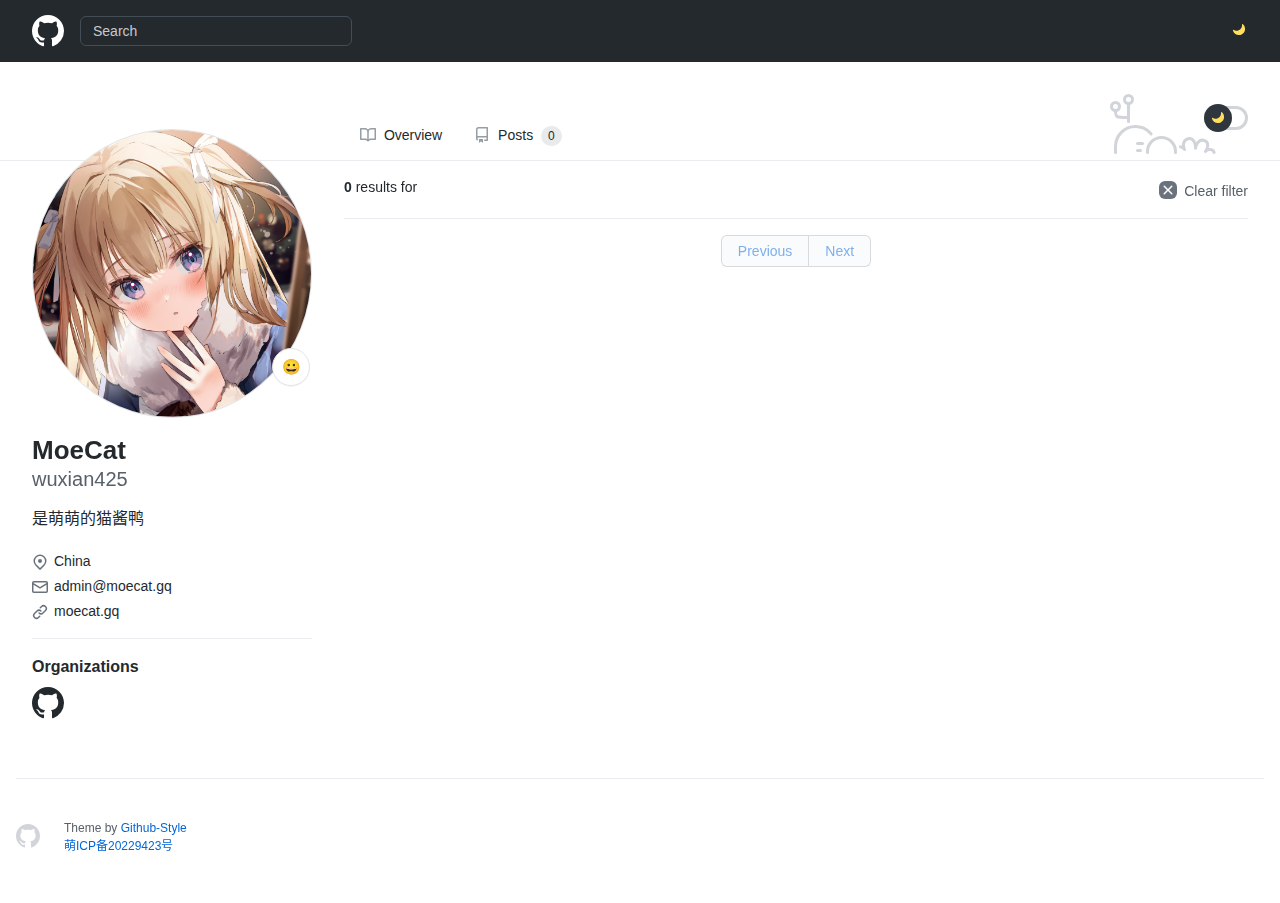
<file: tags/index.html>
<!DOCTYPE html>
<html lang="zh-cn">
<head>
    <meta charset="utf-8">
    <meta name="viewport" content="width=device-width">
    <script type="application/javascript" src='/js/theme-mode.js'></script>
    <link rel="stylesheet" type="text/css" href='/css/frameworks.min.css' />
    <link rel="stylesheet" type="text/css" href='/css/github.min.css' />
    <link rel="stylesheet" type="text/css" href='/css/github-style.css' />
    <link rel="stylesheet" type="text/css" href='/css/light.css' />
    <link rel="stylesheet" type="text/css" href='/css/dark.css' />
    <link rel="stylesheet" type="text/css" href='/css/syntax.css' />
    <title>Tags - MoeBlog</title>
    
    <link rel="icon" type="image/x-icon" href='/images/avatar.png'>
    
    <meta name="theme-color" content="#1e2327">

    
    <meta name="description"
  content="" />
<meta name="keywords"
  content='moecat, bob0800, blog, aerfaying, scratch, code' />
<meta name="robots" content="noodp" />
<link rel="canonical" href="/tags/" />


<meta name="twitter:card" content="summary" />
<meta name="twitter:title" content="Tags - MoeBlog" />
<meta name="twitter:description"
  content="" />
<meta name="twitter:site" content="/" />
<meta name="twitter:creator" content="" />
<meta name="twitter:image"
  content="/">


<meta property="og:type" content="website" />
<meta property="og:title" content="Tags - MoeBlog">
<meta property="og:description"
  content="" />
<meta property="og:url" content="/tags/" />
<meta property="og:site_name" content="Tags" />
<meta property="og:image"
  content="/">
<meta property="og:image:width" content="2048">
<meta property="og:image:height" content="1024">




<link href="/tags/index.xml" rel="alternate" type="application/rss+xml" title="MoeBlog" />







</head>

<body>
  <div style="position: relative">
  <header class="Header js-details-container Details px-3 px-md-4 px-lg-5 flex-wrap flex-md-nowrap open Details--on">
    <div class="Header-item mobile-none" style="margin-top: -4px; margin-bottom: -4px;">
      <a class="Header-link" href="/">
        <svg class="octicon" height="32" viewBox="0 0 16 16" version="1.1" width="32">
          <path fill-rule="evenodd"
            d="M8 0C3.58 0 0 3.58 0 8c0 3.54 2.29 6.53 5.47 7.59.4.07.55-.17.55-.38 0-.19-.01-.82-.01-1.49-2.01.37-2.53-.49-2.69-.94-.09-.23-.48-.94-.82-1.13-.28-.15-.68-.52-.01-.53.63-.01 1.08.58 1.23.82.72 1.21 1.87.87 2.33.66.07-.52.28-.87.51-1.07-1.78-.2-3.64-.89-3.64-3.95 0-.87.31-1.59.82-2.15-.08-.2-.36-1.02.08-2.12 0 0 .67-.21 2.2.82.64-.18 1.32-.27 2-.27.68 0 1.36.09 2 .27 1.53-1.04 2.2-.82 2.2-.82.44 1.1.16 1.92.08 2.12.51.56.82 1.27.82 2.15 0 3.07-1.87 3.75-3.65 3.95.29.25.54.73.54 1.48 0 1.07-.01 1.93-.01 2.2 0 .21.15.46.55.38A8.013 8.013 0 0016 8c0-4.42-3.58-8-8-8z">
          </path>
        </svg>
      </a>
    </div>
    <div class="Header-item d-md-none">
      <button class="Header-link btn-link js-details-target" type="button"
        onclick="document.querySelector('#header-search').style.display = document.querySelector('#header-search').style.display == 'none'? 'block': 'none'">
        <svg height="24" class="octicon octicon-three-bars" viewBox="0 0 16 16" version="1.1" width="24">
          <path fill-rule="evenodd"
            d="M1 2.75A.75.75 0 011.75 2h12.5a.75.75 0 110 1.5H1.75A.75.75 0 011 2.75zm0 5A.75.75 0 011.75 7h12.5a.75.75 0 110 1.5H1.75A.75.75 0 011 7.75zM1.75 12a.75.75 0 100 1.5h12.5a.75.75 0 100-1.5H1.75z">
          </path>
        </svg>
      </button>
    </div>
    <div style="display: none;" id="header-search"
      class="Header-item Header-item--full flex-column flex-md-row width-full flex-order-2 flex-md-order-none mr-0 mr-md-3 mt-3 mt-md-0 Details-content--hidden-not-important d-md-flex">
      <div
        class="Header-search header-search flex-auto js-site-search position-relative flex-self-stretch flex-md-self-auto mb-3 mb-md-0 mr-0 mr-md-3 scoped-search site-scoped-search js-jump-to">
        <div class="position-relative">
          <form target="_blank" action="https://www.google.com/search" accept-charset="UTF-8" method="get"
            autocomplete="off">
            <label
              class="Header-search-label form-control input-sm header-search-wrapper p-0 js-chromeless-input-container header-search-wrapper-jump-to position-relative d-flex flex-justify-between flex-items-center">
              <input type="text"
                class="Header-search-input form-control input-sm header-search-input jump-to-field js-jump-to-field js-site-search-focus js-site-search-field is-clearable"
                name="q" value="" placeholder="Search" autocomplete="off">
              <input type="hidden" name="q" value="site:/">
            </label>
          </form>
        </div>
      </div>
    </div>

    <div class="Header-item Header-item--full flex-justify-center d-md-none position-relative">
      <a class="Header-link " href="/">
        <svg class="octicon octicon-mark-github v-align-middle" height="32" viewBox="0 0 16 16" version="1.1"
          width="32">
          <path fill-rule="evenodd"
            d="M8 0C3.58 0 0 3.58 0 8c0 3.54 2.29 6.53 5.47 7.59.4.07.55-.17.55-.38 0-.19-.01-.82-.01-1.49-2.01.37-2.53-.49-2.69-.94-.09-.23-.48-.94-.82-1.13-.28-.15-.68-.52-.01-.53.63-.01 1.08.58 1.23.82.72 1.21 1.87.87 2.33.66.07-.52.28-.87.51-1.07-1.78-.2-3.64-.89-3.64-3.95 0-.87.31-1.59.82-2.15-.08-.2-.36-1.02.08-2.12 0 0 .67-.21 2.2.82.64-.18 1.32-.27 2-.27.68 0 1.36.09 2 .27 1.53-1.04 2.2-.82 2.2-.82.44 1.1.16 1.92.08 2.12.51.56.82 1.27.82 2.15 0 3.07-1.87 3.75-3.65 3.95.29.25.54.73.54 1.48 0 1.07-.01 1.93-.01 2.2 0 .21.15.46.55.38A8.013 8.013 0 0016 8c0-4.42-3.58-8-8-8z">
          </path>
        </svg>
      </a>
    </div>
    <div class="Header-item" style="margin-right: 0;">
      <a href="javascript:void(0)" class="Header-link no-select" onclick="switchTheme()">
        <svg style="fill: var(--color-profile-color-modes-toggle-moon);" class="no-select" viewBox="0 0 16 16"
          version="1.1" width="16" height="16">
          <path fill-rule="evenodd" clip-rule="evenodd"
            d="M4.52208 7.71754C7.5782 7.71754 10.0557 5.24006 10.0557 2.18394C10.0557 1.93498 10.0392 1.68986 10.0074 1.44961C9.95801 1.07727 10.3495 0.771159 10.6474 0.99992C12.1153 2.12716 13.0615 3.89999 13.0615 5.89383C13.0615 9.29958 10.3006 12.0605 6.89485 12.0605C3.95334 12.0605 1.49286 10.001 0.876728 7.24527C0.794841 6.87902 1.23668 6.65289 1.55321 6.85451C2.41106 7.40095 3.4296 7.71754 4.52208 7.71754Z">
          </path>
        </svg>
      </a>
    </div>
  </header>
</div>
  
<div class="application-main">
  <main>
    


<div class="mt-4 position-sticky top-0 d-none d-md-block bg-white width-full border-bottom color-border-secondary"
  style="z-index:3;">
  <div class="container-xl px-3 px-md-4 px-lg-5">
    <div class="gutter-condensed gutter-lg flex-column flex-md-row d-flex">
      <div class="flex-shrink-0 col-12 col-md-3 mb-4 mb-md-0">
      </div>
      <div class="flex-shrink-0 col-12 col-md-9 mb-4 mb-md-0">
        <div class="UnderlineNav width-full box-shadow-none hx_UnderlineNav-with-profile-color-modes-banner">
          <nav class="UnderlineNav-body">
            <a class="UnderlineNav-item " href="/">
              <svg class="octicon octicon-book UnderlineNav-octicon hide-sm" height="16" viewBox="0 0 16 16"
                version="1.1" width="16">
                <path fill-rule="evenodd"
                  d="M0 1.75A.75.75 0 01.75 1h4.253c1.227 0 2.317.59 3 1.501A3.744 3.744 0 0111.006 1h4.245a.75.75 0 01.75.75v10.5a.75.75 0 01-.75.75h-4.507a2.25 2.25 0 00-1.591.659l-.622.621a.75.75 0 01-1.06 0l-.622-.621A2.25 2.25 0 005.258 13H.75a.75.75 0 01-.75-.75V1.75zm8.755 3a2.25 2.25 0 012.25-2.25H14.5v9h-3.757c-.71 0-1.4.201-1.992.572l.004-7.322zm-1.504 7.324l.004-5.073-.002-2.253A2.25 2.25 0 005.003 2.5H1.5v9h3.757a3.75 3.75 0 011.994.574z">
                </path>
              </svg>
              Overview
            </a>
            <a class="UnderlineNav-item " href="//post/">
              <svg class="octicon octicon-repo UnderlineNav-octicon hide-sm" height="16" viewBox="0 0 16 16"
                version="1.1" width="16">
                <path fill-rule="evenodd"
                  d="M2 2.5A2.5 2.5 0 014.5 0h8.75a.75.75 0 01.75.75v12.5a.75.75 0 01-.75.75h-2.5a.75.75 0 110-1.5h1.75v-2h-8a1 1 0 00-.714 1.7.75.75 0 01-1.072 1.05A2.495 2.495 0 012 11.5v-9zm10.5-1V9h-8c-.356 0-.694.074-1 .208V2.5a1 1 0 011-1h8zM5 12.25v3.25a.25.25 0 00.4.2l1.45-1.087a.25.25 0 01.3 0L8.6 15.7a.25.25 0 00.4-.2v-3.25a.25.25 0 00-.25-.25h-3.5a.25.25 0 00-.25.25z">
                </path>
              </svg>
              Posts
              <span class="Counter">0</span>
            </a>
          </nav>
          <div class="profile-color-modes js-promo-color-modes-banner-profile isInitialToggle">
            <svg width="106" height="60" viewBox="0 0 106 60" fill="none" stroke-width="3" stroke-linecap="round"
              stroke-linejoin="round" xmlns="http://www.w3.org/2000/svg">
              <g class="profile-color-modes-illu-group profile-color-modes-illu-red">
                <path d="M37.5 58.5V57.5C37.5 49.768 43.768 43.5 51.5 43.5V43.5C59.232 43.5 65.5 49.768 65.5 57.5V58.5">
                </path>
              </g>
              <g class="profile-color-modes-illu-group profile-color-modes-illu-orange">
                <path
                  d="M104.07 58.5C103.401 55.092 97.7635 54.3869 95.5375 57.489C97.4039 54.6411 99.7685 48.8845 94.6889 46.6592C89.4817 44.378 86.1428 50.1604 85.3786 54.1158C85.9519 50.4768 83.7226 43.294 78.219 44.6737C72.7154 46.0534 72.7793 51.3754 74.4992 55.489C74.169 54.7601 72.4917 53.3567 70.5 52.8196">
                </path>
              </g>
              <g class="profile-color-modes-illu-group profile-color-modes-illu-purple">
                <path
                  d="M5.51109 58.5V52.5C5.51109 41.4543 14.4654 32.5 25.5111 32.5C31.4845 32.5 36.8464 35.1188 40.5111 39.2709C40.7212 39.5089 40.9258 39.7521 41.1245 40">
                </path>
                <path d="M27.511 49.5C29.6777 49.5 28.911 49.5 32.511 49.5"></path>
                <path d="M27.511 56.5C29.6776 56.5 26.911 56.5 30.511 56.5"></path>
              </g>
              <g class="profile-color-modes-illu-group profile-color-modes-illu-green">
                <circle cx="5.5" cy="12.5" r="4"></circle>
                <circle cx="18.5" cy="5.5" r="4"></circle>
                <path d="M18.5 9.5L18.5 27.5"></path>
                <path d="M18.5 23.5C6 23.5 5.5 23.6064 5.5 16.5"></path>
              </g>
              <g class="profile-color-modes-illu-group profile-color-modes-illu-blue">
                <g class="profile-color-modes-illu-frame">
                  <path
                    d="M40.6983 31.5C40.5387 29.6246 40.6456 28.0199 41.1762 27.2317C42.9939 24.5312 49.7417 26.6027 52.5428 30.2409C54.2551 29.8552 56.0796 29.6619 57.9731 29.6619C59.8169 29.6619 61.5953 29.8452 63.2682 30.211C66.0833 26.5913 72.799 24.5386 74.6117 27.2317C75.6839 28.8246 75.0259 33.7525 73.9345 37.5094C74.2013 37.9848 74.4422 38.4817 74.6555 39">
                  </path>
                </g>
                <g class="profile-color-modes-illu-frame">
                  <path
                    d="M41.508 31.5C41.6336 31.2259 41.7672 30.9582 41.9085 30.6968C40.7845 26.9182 40.086 21.8512 41.1762 20.2317C42.9939 17.5312 49.7417 19.6027 52.5428 23.2409C54.2551 22.8552 56.0796 22.6619 57.9731 22.6619C59.8169 22.6619 61.5953 22.8452 63.2682 23.211C66.0833 19.5913 72.799 17.5386 74.6117 20.2317C75.6839 21.8246 75.0259 26.7525 73.9345 30.5094C75.1352 32.6488 75.811 35.2229 75.811 38.2283C75.811 38.49 75.8058 38.7472 75.7957 39">
                  </path>
                  <path d="M49.4996 33V35.6757"></path>
                  <path d="M67.3375 33V35.6757"></path>
                </g>
                <g class="profile-color-modes-illu-frame">
                  <path
                    d="M41.508 31.5C41.6336 31.2259 41.7672 30.9582 41.9085 30.6968C40.7845 26.9182 40.086 21.8512 41.1762 20.2317C42.9939 17.5312 49.7417 19.6027 52.5428 23.2409C54.2551 22.8552 56.0796 22.6619 57.9731 22.6619C59.8169 22.6619 61.5953 22.8452 63.2682 23.211C66.0833 19.5913 72.799 17.5386 74.6117 20.2317C75.6839 21.8246 75.0259 26.7525 73.9345 30.5094C75.1352 32.6488 75.811 35.2229 75.811 38.2283C75.811 38.49 75.8058 38.7472 75.7957 39">
                  </path>
                </g>
                <g class="profile-color-modes-illu-frame">
                  <path
                    d="M41.508 31.5C41.6336 31.2259 41.7672 30.9582 41.9085 30.6968C40.7845 26.9182 40.086 21.8512 41.1762 20.2317C42.9939 17.5312 49.7417 19.6027 52.5428 23.2409C54.2551 22.8552 56.0796 22.6619 57.9731 22.6619C59.8169 22.6619 61.5953 22.8452 63.2682 23.211C66.0833 19.5913 72.799 17.5386 74.6117 20.2317C75.6839 21.8246 75.0259 26.7525 73.9345 30.5094C75.1352 32.6488 75.811 35.2229 75.811 38.2283C75.811 38.49 75.8058 38.7472 75.7957 39">
                  </path>
                  <path d="M49.4996 33V35.6757"></path>
                  <path d="M67.3375 33V35.6757"></path>
                </g>
                <g class="profile-color-modes-illu-frame">
                  <path
                    d="M41.508 31.5C41.6336 31.2259 41.7672 30.9582 41.9085 30.6968C40.7845 26.9182 40.086 21.8512 41.1762 20.2317C42.9939 17.5312 49.7417 19.6027 52.5428 23.2409C54.2551 22.8552 56.0796 22.6619 57.9731 22.6619C59.8169 22.6619 61.5953 22.8452 63.2682 23.211C66.0833 19.5913 72.799 17.5386 74.6117 20.2317C75.6839 21.8246 75.0259 26.7525 73.9345 30.5094C75.1352 32.6488 75.811 35.2229 75.811 38.2283C75.811 38.49 75.8058 38.7472 75.7957 39">
                  </path>
                </g>
                <g class="profile-color-modes-illu-frame">
                  <path
                    d="M41.508 31.5C41.6336 31.2259 41.7672 30.9582 41.9085 30.6968C40.7845 26.9182 40.086 21.8512 41.1762 20.2317C42.9939 17.5312 49.7417 19.6027 52.5428 23.2409C54.2551 22.8552 56.0796 22.6619 57.9731 22.6619C59.8169 22.6619 61.5953 22.8452 63.2682 23.211C66.0833 19.5913 72.799 17.5386 74.6117 20.2317C75.6839 21.8246 75.0259 26.7525 73.9345 30.5094C75.1352 32.6488 75.811 35.2229 75.811 38.2283C75.811 38.49 75.8058 38.7472 75.7957 39">
                  </path>
                  <path d="M49.4996 33V35.6757"></path>
                  <path d="M67.3375 33V35.6757"></path>
                </g>
                <g class="profile-color-modes-illu-frame">
                  <path
                    d="M73.4999 40.2236C74.9709 38.2049 75.8108 35.5791 75.8108 32.2283C75.8108 29.2229 75.1351 26.6488 73.9344 24.5094C75.0258 20.7525 75.6838 15.8246 74.6116 14.2317C72.7989 11.5386 66.0832 13.5913 63.2681 17.211C61.5952 16.8452 59.8167 16.6619 57.973 16.6619C56.0795 16.6619 54.2549 16.8552 52.5427 17.2409C49.7416 13.6027 42.9938 11.5312 41.176 14.2317C40.0859 15.8512 40.7843 20.9182 41.9084 24.6968C41.003 26.3716 40.4146 28.3065 40.2129 30.5">
                  </path>
                  <path d="M82.9458 30.5471L76.8413 31.657"></path>
                  <path d="M76.2867 34.4319L81.8362 37.7616"></path>
                  <path d="M49.4995 27.8242V30.4999"></path>
                  <path d="M67.3374 27.8242V30.4998"></path>
                </g>
                <g class="profile-color-modes-illu-frame">
                  <path
                    d="M45.3697 34.2658C41.8877 32.1376 39.7113 28.6222 39.7113 23.2283C39.7113 20.3101 40.3483 17.7986 41.4845 15.6968C40.3605 11.9182 39.662 6.85125 40.7522 5.23168C42.5699 2.53117 49.3177 4.6027 52.1188 8.24095C53.831 7.85521 55.6556 7.66186 57.5491 7.66186C59.3929 7.66186 61.1713 7.84519 62.8442 8.21095C65.6593 4.59134 72.375 2.5386 74.1877 5.23168C75.2599 6.82461 74.6019 11.7525 73.5105 15.5094C74.7112 17.6488 75.3869 20.2229 75.3869 23.2283C75.3869 28.6222 73.2105 32.1376 69.7285 34.2658C70.8603 35.5363 72.6057 38.3556 73.3076 40">
                  </path>
                  <path d="M49.0747 19.8242V22.4999"></path>
                  <path
                    d="M54.0991 28C54.6651 29.0893 55.7863 30.0812 57.9929 30.0812C59.0642 30.0812 59.8797 29.8461 60.5 29.4788">
                  </path>
                  <path d="M66.9126 19.8242V22.4999"></path>
                  <path d="M33.2533 20.0237L39.0723 22.1767"></path>
                  <path d="M39.1369 25.0058L33.0935 27.3212"></path>
                  <path d="M81.8442 19.022L76.0252 21.1751"></path>
                  <path d="M75.961 24.0041L82.0045 26.3196"></path>
                </g>
                <g class="profile-color-modes-illu-frame">
                  <path
                    d="M73.4999 40.2236C74.9709 38.2049 75.8108 35.5791 75.8108 32.2283C75.8108 29.2229 75.1351 26.6488 73.9344 24.5094C75.0258 20.7525 75.6838 15.8246 74.6116 14.2317C72.7989 11.5386 66.0832 13.5913 63.2681 17.211C61.5952 16.8452 59.8167 16.6619 57.973 16.6619C56.0795 16.6619 54.2549 16.8552 52.5427 17.2409C49.7416 13.6027 42.9938 11.5312 41.176 14.2317C40.0859 15.8512 40.7843 20.9182 41.9084 24.6968C41.003 26.3716 40.4146 28.3065 40.2129 30.5">
                  </path>
                  <path d="M82.9458 30.5471L76.8413 31.657"></path>
                  <path d="M76.2867 34.4319L81.8362 37.7616"></path>
                  <path d="M49.4995 27.8242V30.4999"></path>
                  <path d="M67.3374 27.8242V30.4998"></path>
                </g>
                <g class="profile-color-modes-illu-frame">
                  <path
                    d="M40.6983 31.5C40.5387 29.6246 40.6456 28.0199 41.1762 27.2317C42.9939 24.5312 49.7417 26.6027 52.5428 30.2409C54.2551 29.8552 56.0796 29.6619 57.9731 29.6619C59.8169 29.6619 61.5953 29.8452 63.2682 30.211C66.0833 26.5913 72.799 24.5386 74.6117 27.2317C75.6839 28.8246 75.0259 33.7525 73.9345 37.5094C74.2013 37.9848 74.4422 38.4817 74.6555 39">
                  </path>
                </g>
              </g>
            </svg>
            <span class="profile-color-modes-toggle js-promo-color-modes-toggle no-select" tabindex="0"
              onclick="switchTheme()">
              <div class="profile-color-modes-toggle-track no-select"></div>
              <div class="profile-color-modes-toggle-thumb js-promo-color-modes-thumb">
                <svg style="fill: var(--color-profile-color-modes-toggle-moon); margin: 7px 0 0 7px;" width="14"
                  height="13" viewBox="0 0 14 13" xmlns="http://www.w3.org/2000/svg">
                  <path fill-rule="evenodd" clip-rule="evenodd"
                    d="M4.52208 7.71754C7.5782 7.71754 10.0557 5.24006 10.0557 2.18394C10.0557 1.93498 10.0392 1.68986 10.0074 1.44961C9.95801 1.07727 10.3495 0.771159 10.6474 0.99992C12.1153 2.12716 13.0615 3.89999 13.0615 5.89383C13.0615 9.29958 10.3006 12.0605 6.89485 12.0605C3.95334 12.0605 1.49286 10.001 0.876728 7.24527C0.794841 6.87902 1.23668 6.65289 1.55321 6.85451C2.41106 7.40095 3.4296 7.71754 4.52208 7.71754Z">
                  </path>
                </svg>
              </div>
            </span>
          </div>
        </div>
      </div>
    </div>
  </div>
</div>

<div class="container-xl px-3 px-md-4 px-lg-5">
  <div class="gutter-condensed gutter-lg flex-column flex-md-row d-flex">
    <div class="flex-shrink-0 col-12 col-md-3 mb-4 mb-md-0">
      <div class="h-card mt-md-n5" style="margin-top:24px">
        <div class="user-profile-sticky-bar js-user-profile-sticky-bar d-none d-md-block" id="headerStuck">
          <div class="user-profile-mini-vcard d-table">
            <span class="user-profile-mini-avatar d-table-cell v-align-middle lh-condensed-ultra pr-2">
              
              <img class="rounded-1 avatar-user" height="32" width="32" src="/images/avatar.png">
              
            </span>
            <span class="d-table-cell v-align-middle lh-condensed">
              <strong>MoeCat</strong>
            </span>
          </div>
        </div>
        <div class="clearfix d-flex d-md-block flex-items-center mb-4 mb-md-0">
          <div class="position-relative d-inline-block col-2 col-md-12 mr-3 mr-md-0 flex-shrink-0" style="z-index:4;">
            
            <a href="/images/avatar.png">
              <img style="height:auto;" alt="Avatar" width="260" height="260" id="headerImg"
                class="avatar avatar-user width-full border bg-white" src="/images/avatar.png">
            </a>
            
            
            <div class="user-status-container position-relative hide-sm hide-md">
              <div class="f5 user-status-circle-badge-container">
                <div class="user-status-circle-badge d-inline-block lh-condensed-ultra p-2">
                  <div class="d-flex flex-items-center flex-items-stretch">
                    <div class="f6 lh-condensed user-status-header d-inline-flex user-status-emoji-only-header circle">
                      <div class="user-status-emoji-container flex-shrink-0 mr-2 d-flex flex-items-center flex-justify-center ">
                        <div><g-emoji class="g-emoji">😀</g-emoji></div>
                      </div>
                    </div>
                  </div>
                </div>
              </div>
            </div>
            
          </div>

          <div
            class="vcard-names-container float-left col-10 col-md-12 pt-1 pt-md-3 pb-1 pb-md-3 js-sticky js-user-profile-sticky-fields"
            data-original-top="0px" style="position: sticky;">
            <h1 class="vcard-names pl-2 pl-md-0">
              <span class="p-name vcard-fullname d-block overflow-hidden">MoeCat</span>
              
              <span class="p-nickname vcard-username d-block">wuxian425</span>
              
            </h1>
          </div>
        </div>

        <div class="p-note user-profile-bio mb-3 js-user-profile-bio f4">
          <div>是萌萌的猫酱鸭</div>
        </div>

        <div class="d-flex flex-column">
          <div class="js-profile-editable-area d-flex flex-column d-md-block">
            <ul class="vcard-details">
              
              <li class="vcard-detail pt-1 css-truncate css-truncate-target hide-sm hide-md">
                <svg class="octicon octicon-location" viewBox="0 0 16 16" version="1.1" width="16" height="16">
                  <path fill-rule="evenodd"
                    d="M11.536 3.464a5 5 0 010 7.072L8 14.07l-3.536-3.535a5 5 0 117.072-7.072v.001zm1.06 8.132a6.5 6.5 0 10-9.192 0l3.535 3.536a1.5 1.5 0 002.122 0l3.535-3.536zM8 9a2 2 0 100-4 2 2 0 000 4z">
                  </path>
                </svg>
                <span class="p-label">China</span>
              </li>
              

              
              <li class="vcard-detail pt-1 css-truncate css-truncate-target ">
                <svg class="octicon octicon-mail" viewBox="0 0 16 16" version="1.1" width="16" height="16">
                  <path fill-rule="evenodd"
                    d="M1.75 2A1.75 1.75 0 000 3.75v.736a.75.75 0 000 .027v7.737C0 13.216.784 14 1.75 14h12.5A1.75 1.75 0 0016 12.25v-8.5A1.75 1.75 0 0014.25 2H1.75zM14.5 4.07v-.32a.25.25 0 00-.25-.25H1.75a.25.25 0 00-.25.25v.32L8 7.88l6.5-3.81zm-13 1.74v6.441c0 .138.112.25.25.25h12.5a.25.25 0 00.25-.25V5.809L8.38 9.397a.75.75 0 01-.76 0L1.5 5.809z">
                  </path>
                </svg>
                <a class="u-email link-gray-dark " href="mailto:admin@moecat.gq">admin@moecat.gq</a>
              </li>
              

              <li class="vcard-detail pt-1 css-truncate css-truncate-target ">
                <svg class="octicon octicon-link" viewBox="0 0 16 16" version="1.1" width="16" height="16">
                  <path fill-rule="evenodd"
                    d="M7.775 3.275a.75.75 0 001.06 1.06l1.25-1.25a2 2 0 112.83 2.83l-2.5 2.5a2 2 0 01-2.83 0 .75.75 0 00-1.06 1.06 3.5 3.5 0 004.95 0l2.5-2.5a3.5 3.5 0 00-4.95-4.95l-1.25 1.25zm-4.69 9.64a2 2 0 010-2.83l2.5-2.5a2 2 0 012.83 0 .75.75 0 001.06-1.06 3.5 3.5 0 00-4.95 0l-2.5 2.5a3.5 3.5 0 004.95 4.95l1.25-1.25a.75.75 0 00-1.06-1.06l-1.25 1.25a2 2 0 01-2.83 0z">
                  </path>
                </svg>
                
                <a rel="nofollow me" class="link-gray-dark" href="moecat.gq">moecat.gq</a>
                
              </li>
            </ul>
          </div>
        </div>

        <div class="border-top color-border-secondary pt-3 mt-3 clearfix hide-sm hide-md">
          <h2 class="mb-2 h4">Organizations</h2>
          <div style="display:flex;justify-content:flex-start;flex-wrap:wrap;margin-bottom:3px;">
          
          <a style="margin: 0 10px 10px 0;" href="https://github.com/wuxian425">
            <svg id="github-icon" viewBox="0 0 16 16" version="1.1" width="32" height="32" fill="#24292e">
              <path fill-rule="evenodd" d="M8 0C3.58 0 0 3.58 0 8c0 3.54 2.29 6.53 5.47 7.59.4.07.55-.17.55-.38 0-.19-.01-.82-.01-1.49-2.01.37-2.53-.49-2.69-.94-.09-.23-.48-.94-.82-1.13-.28-.15-.68-.52-.01-.53.63-.01 1.08.58 1.23.82.72 1.21 1.87.87 2.33.66.07-.52.28-.87.51-1.07-1.78-.2-3.64-.89-3.64-3.95 0-.87.31-1.59.82-2.15-.08-.2-.36-1.02.08-2.12 0 0 .67-.21 2.2.82.64-.18 1.32-.27 2-.27.68 0 1.36.09 2 .27 1.53-1.04 2.2-.82 2.2-.82.44 1.1.16 1.92.08 2.12.51.56.82 1.27.82 2.15 0 3.07-1.87 3.75-3.65 3.95.29.25.54.73.54 1.48 0 1.07-.01 1.93-.01 2.2 0 .21.15.46.55.38A8.013 8.013 0 0016 8c0-4.42-3.58-8-8-8z">
              </path>
            </svg>
          </a>
          

          

          

          

          

          

          

          

          
         </div>
        </div>
      </div>
    </div>

    <div class="flex-shrink-0 col-12 col-md-9 mb-4 mb-md-0">
      

<div class="UnderlineNav user-profile-nav d-block d-md-none position-sticky top-0 pl-3 ml-n3 mr-n3 pr-3 bg-white"
  style="z-index:3;">
  <nav class="UnderlineNav-body">
    <a class="UnderlineNav-item " href="/">
      <svg class="octicon octicon-book UnderlineNav-octicon hide-sm" height="16" viewBox="0 0 16 16" version="1.1"
        width="16">
        <path fill-rule="evenodd"
          d="M0 1.75A.75.75 0 01.75 1h4.253c1.227 0 2.317.59 3 1.501A3.744 3.744 0 0111.006 1h4.245a.75.75 0 01.75.75v10.5a.75.75 0 01-.75.75h-4.507a2.25 2.25 0 00-1.591.659l-.622.621a.75.75 0 01-1.06 0l-.622-.621A2.25 2.25 0 005.258 13H.75a.75.75 0 01-.75-.75V1.75zm8.755 3a2.25 2.25 0 012.25-2.25H14.5v9h-3.757c-.71 0-1.4.201-1.992.572l.004-7.322zm-1.504 7.324l.004-5.073-.002-2.253A2.25 2.25 0 005.003 2.5H1.5v9h3.757a3.75 3.75 0 011.994.574z">
        </path>
      </svg>
      Overview
    </a>
    <a class='UnderlineNav-item   selected '
      href="//post/">
      <svg class="octicon octicon-repo UnderlineNav-octicon hide-sm" height="16" viewBox="0 0 16 16" version="1.1"
        width="16">
        <path fill-rule="evenodd"
          d="M2 2.5A2.5 2.5 0 014.5 0h8.75a.75.75 0 01.75.75v12.5a.75.75 0 01-.75.75h-2.5a.75.75 0 110-1.5h1.75v-2h-8a1 1 0 00-.714 1.7.75.75 0 01-1.072 1.05A2.495 2.495 0 012 11.5v-9zm10.5-1V9h-8c-.356 0-.694.074-1 .208V2.5a1 1 0 011-1h8zM5 12.25v3.25a.25.25 0 00.4.2l1.45-1.087a.25.25 0 01.3 0L8.6 15.7a.25.25 0 00.4-.2v-3.25a.25.25 0 00-.25-.25h-3.5a.25.25 0 00-.25.25z">
        </path>
      </svg>
      Posts
      <span class="Counter ">0</span>
    </a>
  </nav>
</div>

      
      
<div>
  <div class="position-relative">
    <div>
      
      <div class="TableObject border-bottom border-gray-light py-3">
        <div class="user-repo-search-results-summary TableObject-item TableObject-item--primary v-align-top">
          <strong>0</strong>
          results
          for <strong></strong>
        </div>
        <div class="TableObject-item text-right v-align-top">
          <a class="issues-reset-query text-normal d-inline-block ml-3" href="//post/">
            <svg class="octicon octicon-x issues-reset-query-icon mt-1" viewBox="0 0 16 16" version="1.1" width="16"
              height="16">
              <path fill-rule="evenodd"
                d="M3.72 3.72a.75.75 0 011.06 0L8 6.94l3.22-3.22a.75.75 0 111.06 1.06L9.06 8l3.22 3.22a.75.75 0 11-1.06 1.06L8 9.06l-3.22 3.22a.75.75 0 01-1.06-1.06L6.94 8 3.72 4.78a.75.75 0 010-1.06z">
              </path>
            </svg>
            Clear filter
          </a>
        </div>
      </div>
      
      <ul>
        
      </ul>
      <div class="paginate-container">
        <div class="BtnGroup">
          
          <button class="btn btn-outline BtnGroup-item" disabled="disabled">Previous</button>
          
          
          <button class="btn btn-outline BtnGroup-item" disabled="disabled">Next</button>
          
        </div>
      </div>
    </div>
  </div>
</div>

      
    </div>
  </div>
</div>
<script>
window.onscroll = function (e) {
  const headerImg = document.querySelector('#headerImg');
  if (headerImg.getBoundingClientRect().bottom <= 0) {
    document.querySelector('#headerStuck').classList.add('is-stuck');
  } else {
    document.querySelector('#headerStuck').classList.remove('is-stuck');
  }
};
var style = localStorage.getItem('data-color-mode');
iconElement = document.getElementById('github-icon');
if (style == 'light') {
  iconElement.setAttribute('fill', '#24292e');
}
else {
  iconElement.removeAttribute('fill');
  iconElement.setAttribute('class', 'octicon');
  iconElement.setAttribute('color', '#f0f6fc');
}
</script>


    

</div>

  <div class="footer container-xl width-full p-responsive">
  <div
    class="position-relative d-flex flex-row-reverse flex-lg-row flex-wrap flex-lg-nowrap flex-justify-center flex-lg-justify-between flex-sm-items-center pt-6 pb-2 mt-6 f6 text-gray border-top border-gray-light ">
    <a aria-label="Homepage" title="GitHub" class="footer-octicon d-none d-lg-block mr-lg-4" href="/">
      <svg height="24" class="octicon octicon-mark-github" viewBox="0 0 16 16" version="1.1" width="24">
        <path fill-rule="evenodd"
          d="M8 0C3.58 0 0 3.58 0 8c0 3.54 2.29 6.53 5.47 7.59.4.07.55-.17.55-.38 0-.19-.01-.82-.01-1.49-2.01.37-2.53-.49-2.69-.94-.09-.23-.48-.94-.82-1.13-.28-.15-.68-.52-.01-.53.63-.01 1.08.58 1.23.82.72 1.21 1.87.87 2.33.66.07-.52.28-.87.51-1.07-1.78-.2-3.64-.89-3.64-3.95 0-.87.31-1.59.82-2.15-.08-.2-.36-1.02.08-2.12 0 0 .67-.21 2.2.82.64-.18 1.32-.27 2-.27.68 0 1.36.09 2 .27 1.53-1.04 2.2-.82 2.2-.82.44 1.1.16 1.92.08 2.12.51.56.82 1.27.82 2.15 0 3.07-1.87 3.75-3.65 3.95.29.25.54.73.54 1.48 0 1.07-.01 1.93-.01 2.2 0 .21.15.46.55.38A8.013 8.013 0 0016 8c0-4.42-3.58-8-8-8z">
        </path>
      </svg>
    </a>
    <ul class="list-style-none d-flex flex-wrap col-12 flex-justify-center flex-lg-justify-between mb-2 mb-lg-0">
      
      <li class="mr-3 mr-lg-0">Theme by <a href='https://github.com/MeiK2333/github-style'>Github-Style</a><br><a href="https://icp.gov.moe/?keyword=20229423" target="_blank">萌ICP备20229423号</a></li>
      
    </ul>
  </div>
  <div class="d-flex flex-justify-center pb-6">
    <span class="f6 text-gray-light"></span>
  </div>


</div>
</body>

<script type="application/javascript" src="/js/github-style.js"></script>



</html>
</file>
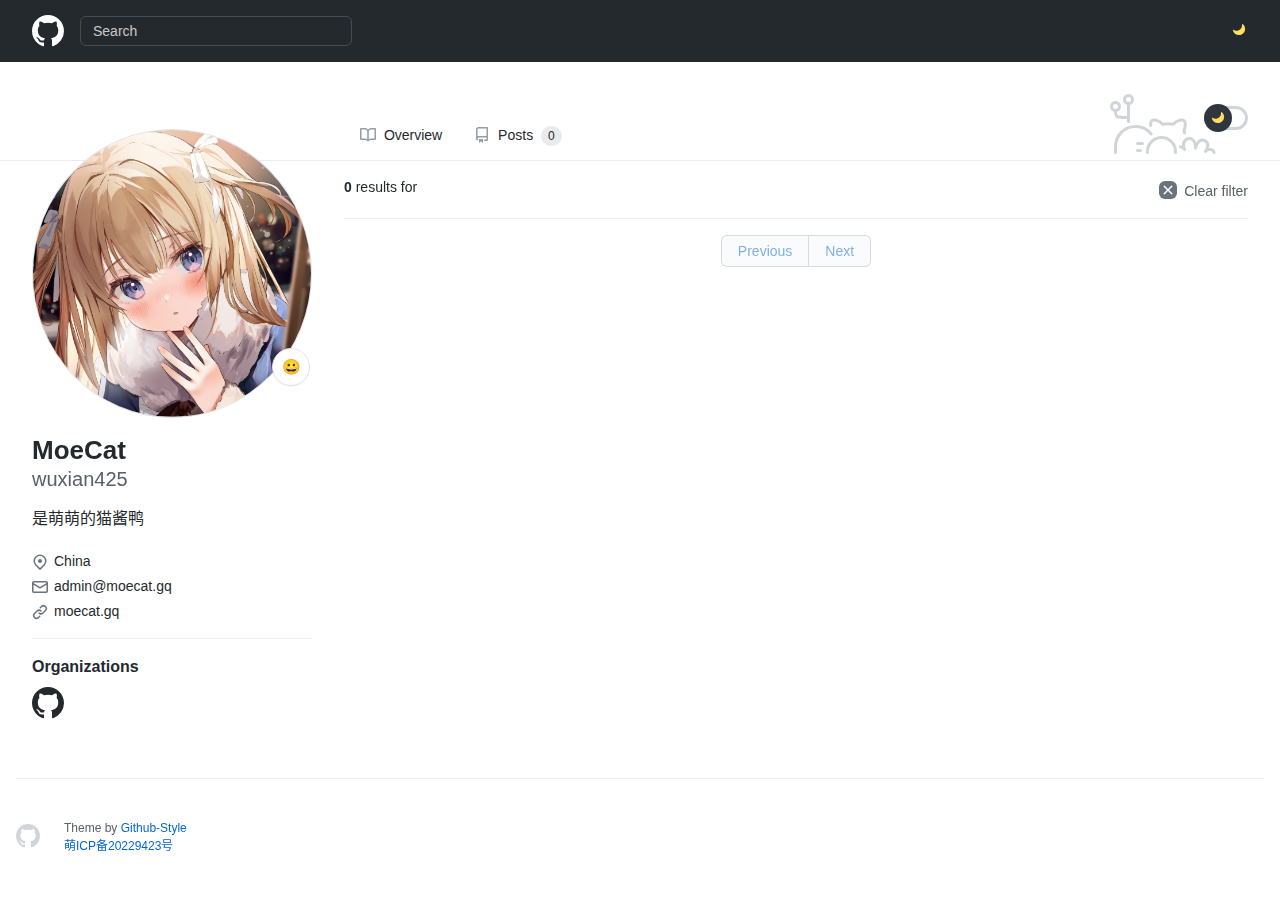
<file: tags/page/1/index.html>
<!DOCTYPE html>
<html lang="zh-cn">
  <head>
    <title>/tags/</title>
    <link rel="canonical" href="/tags/">
    <meta name="robots" content="noindex">
    <meta charset="utf-8">
    <meta http-equiv="refresh" content="0; url=/tags/">
  </head>
</html>
</file>
<file: css/github-style.css>
html {
  scroll-padding-top: 5em;
}

body {
  margin: 0;
}

.Header {
  display: flex;
  align-items: center;
  flex-wrap: nowrap;
  padding-left: 32px!important;
  padding-right: 32px!important;
  z-index: 32;
  padding: 16px;
  font-size: 14px;
  line-height: 1.5;
  color: var(--color-header-text);
  background-color: var(--color-header-bg);
}

.Header-link {
  align-items: center;
  display: flex;
  font-weight: 600;
  color: var(--color-header-logo);
  white-space: nowrap;
}

.Header-item {
  margin-right: 16px;
}

.octicon {
  fill: currentColor;
}

.Header-search {
  max-width: 272px;
  width: 100%;
  transition: .2s ease-in-out;
  transition-property: max-width, padding-bottom, padding-top;
}

.Header-search:focus-within {
  max-width: 544px;
}

.Header-search-label {
  display: flex;
  width: 100%;
  max-width: 100%;
  padding: 0;
  font-size: 14px;
  font-weight: 400;
  color: var(--color-text-white);
  vertical-align: middle;
  background-color: var(--color-header-search-bg);
  border: 1px solid var(--color-header-search-border);
  border-radius: 6px;
  box-shadow: none;
}

.Header-search-label:focus-within {
  background-color: hsla(0, 0%, 100%, .175);
  border-color: var(--color-state-focus-border);
  outline: none;
}

.Header-search-input {
  min-height: 28px;
  width: 100%;
  padding: 5px 12px;
  padding-top: 0;
  padding-bottom: 0;
  font-size: 14px;
  background: none;
  border: 0;
  box-shadow: none;
  border-radius: 6px;
  color: #fff;
}

.Header-search-input:focus {
  border: 0;
  box-shadow: none;
  background-color: var(--color-bg-secondary);
  color: var(--color-text-primary);
  border-color: var(--color-state-focus-border);
  outline: none;
}

::placeholder {
  color: #c2c3c4;
  opacity: 1;
}

.switch-theme {
  top: -2px;
  left: -2px;
  width: 28px;
  height: 28px;
  border-radius: 50%;
  background-color: var(--color-profile-color-modes-toggle-thumb-bg);
  cursor: pointer;
}

.no-select {
  -webkit-touch-callout: none;
  -webkit-user-select: none;
  -khtml-user-select: none;
  -moz-user-select: none;
  -ms-user-select: none;
  user-select: none;
}

.details-reset>summary {
  outline: none;
}

.sticky-header {
  position: sticky;
  top: 0;
}

.tippy-box {
  border-radius: 10px;
}

.tippy-content {
  border-radius: 10px;
  background-color: var(--color-bg-table-of-contents-container);
  border: 1px solid var(--color-border-primary);
  overflow-y: hidden;
  padding: 0;
}

#table-of-contents {
  max-height: 30em;
  overflow-y: auto;
}
#table-of-contents > nav ul {
  list-style-type: none;
}

#table-of-contents > nav > ul li > a {
  color: var(--color-text-primary);
  text-decoration: none;
  padding: 0.5em;
  border-radius: 6px;
  display: block;
}

#table-of-contents > nav > ul li > a.table-of-contents-option-selected {
  background-color: var(--color-bg-table-of-contents-option-selected);
  color: var(--color-fg-table-of-contents-option-selected);
}

#table-of-contents > nav ul > li {
  margin-left: 1em;
  font-family: -apple-system,BlinkMacSystemFont,Segoe UI,Helvetica,Arial,sans-serif,Apple Color Emoji,Segoe UI Emoji;
}

#table-of-contents > nav > ul > li {
  margin-left: 0;
}

@media (max-width: 768px) {
  .Header {
    padding-left: 24px!important;
    padding-right: 24px!important;
  }
}

@media (max-width: 480px) {
  .Header {
    padding-left: 16px!important;
    padding-right: 16px!important;
  }
  .mobile-none {
    display: none!important;
  }
  .Header-search {
    max-width: 100%;
  }
}

.pinned-item-desc img {
  max-width: 100%;
}
</file>
<file: css/light.css>
:root {
  --color-canvas-default-transparent: rgba(255,255,255,0);
  --color-page-header-bg: #f6f8fa;
  --color-diff-blob-addition-num-text: #24292f;
  --color-diff-blob-addition-fg: #24292f;
  --color-diff-blob-deletion-num-text: #24292f;
  --color-diff-blob-deletion-fg: #24292f;
  --color-diff-blob-deletion-word-bg: rgba(255,129,130,0.4);
  --color-diff-blob-hunk-num-bg: rgba(84,174,255,0.4);
  --color-diff-blob-selected-line-highlight-mix-blend-mode: multiply;
  --color-diffstat-deletion-border: rgba(27,31,36,0.15);
  --color-diffstat-addition-border: rgba(27,31,36,0.15);
  --color-codemirror-selection-bg: rgba(84,174,255,0.4);
  --color-codemirror-activeline-bg: rgba(234,238,242,0.5);
  --color-checks-bg: #24292f;
  --color-checks-run-border-width: 0px;
  --color-checks-container-border-width: 0px;
  --color-checks-text-primary: #f6f8fa;
  --color-checks-text-secondary: #8c959f;
  --color-checks-text-link: #54aeff;
  --color-checks-btn-icon: #afb8c1;
  --color-checks-btn-hover-icon: #f6f8fa;
  --color-checks-btn-hover-bg: rgba(255,255,255,0.125);
  --color-checks-input-text: #eaeef2;
  --color-checks-input-placeholder-text: #8c959f;
  --color-checks-input-focus-text: #8c959f;
  --color-checks-input-bg: #32383f;
  --color-checks-input-shadow: none;
  --color-checks-dropdown-text: #afb8c1;
  --color-checks-dropdown-bg: #32383f;
  --color-checks-dropdown-border: #424a53;
  --color-checks-dropdown-shadow: rgba(27,31,36,0.3);
  --color-checks-dropdown-hover-text: #f6f8fa;
  --color-checks-dropdown-hover-bg: #424a53;
  --color-checks-dropdown-btn-hover-text: #f6f8fa;
  --color-checks-dropdown-btn-hover-bg: #32383f;
  --color-checks-scrollbar-thumb-bg: #57606a;
  --color-checks-header-label-text: #d0d7de;
  --color-checks-header-label-open-text: #f6f8fa;
  --color-checks-header-border: #32383f;
  --color-checks-header-icon: #8c959f;
  --color-checks-line-text: #d0d7de;
  --color-checks-line-num-text: rgba(140,149,159,0.75);
  --color-checks-line-timestamp-text: #8c959f;
  --color-checks-line-hover-bg: #32383f;
  --color-checks-line-selected-bg: rgba(33,139,255,0.15);
  --color-checks-line-selected-num-text: #54aeff;
  --color-checks-line-dt-fm-text: #24292f;
  --color-checks-line-dt-fm-bg: #9a6700;
  --color-checks-gate-bg: rgba(125,78,0,0.15);
  --color-checks-gate-text: #d0d7de;
  --color-checks-gate-waiting-text: #afb8c1;
  --color-checks-step-header-open-bg: #32383f;
  --color-checks-step-error-text: #ff8182;
  --color-checks-step-warning-text: #d4a72c;
  --color-checks-logline-text: #8c959f;
  --color-checks-logline-num-text: rgba(140,149,159,0.75);
  --color-checks-logline-debug-text: #c297ff;
  --color-checks-logline-error-text: #d0d7de;
  --color-checks-logline-error-num-text: #ff8182;
  --color-checks-logline-error-bg: rgba(164,14,38,0.15);
  --color-checks-logline-warning-text: #d0d7de;
  --color-checks-logline-warning-num-text: #d4a72c;
  --color-checks-logline-warning-bg: rgba(125,78,0,0.15);
  --color-checks-logline-command-text: #54aeff;
  --color-checks-logline-section-text: #4ac26b;
  --color-checks-ansi-black: #24292f;
  --color-checks-ansi-black-bright: #32383f;
  --color-checks-ansi-white: #d0d7de;
  --color-checks-ansi-white-bright: #d0d7de;
  --color-checks-ansi-gray: #8c959f;
  --color-checks-ansi-red: #ff8182;
  --color-checks-ansi-red-bright: #ffaba8;
  --color-checks-ansi-green: #4ac26b;
  --color-checks-ansi-green-bright: #6fdd8b;
  --color-checks-ansi-yellow: #d4a72c;
  --color-checks-ansi-yellow-bright: #eac54f;
  --color-checks-ansi-blue: #54aeff;
  --color-checks-ansi-blue-bright: #80ccff;
  --color-checks-ansi-magenta: #c297ff;
  --color-checks-ansi-magenta-bright: #d8b9ff;
  --color-checks-ansi-cyan: #76e3ea;
  --color-checks-ansi-cyan-bright: #b3f0ff;
  --color-mktg-btn-bg: #1b1f23;
  --color-mktg-btn-shadow-outline: rgb(0 0 0 / 15%) 0 0 0 1px inset;
  --color-mktg-btn-shadow-focus: rgb(0 0 0 / 15%) 0 0 0 4px;
  --color-mktg-btn-shadow-hover: 0 3px 2px rgba(0, 0, 0, 0.07), 0 7px 5px rgba(0, 0, 0, 0.04), 0 12px 10px rgba(0, 0, 0, 0.03), 0 22px 18px rgba(0, 0, 0, 0.03), 0 42px 33px rgba(0, 0, 0, 0.02), 0 100px 80px rgba(0, 0, 0, 0.02);
  --color-mktg-btn-shadow-hover-muted: rgb(0 0 0 / 70%) 0 0 0 2px inset;
  --color-topic-tag-border: rgba(0,0,0,0);
  --color-counter-border: rgba(0,0,0,0);
  --color-overlay-shadow: 0 1px 3px rgba(27,31,36,0.12), 0 8px 24px rgba(66,74,83,0.12);
  --color-header-divider: #57606a;
  --color-input-disabled-bg: rgba(175,184,193,0.2);
  --color-btn-hover-bg: #f3f4f6;
  --color-btn-active-bg: hsla(220,14%,93%,1);
  --color-btn-active-border: rgba(27,31,36,0.15);
  --color-btn-selected-bg: hsla(220,14%,94%,1);
  --color-btn-primary-hover-bg: #2c974b;
  --color-btn-primary-selected-bg: hsla(137,55%,36%,1);
  --color-btn-primary-disabled-bg: #94d3a2;
  --color-btn-outline-selected-bg: hsla(212,92%,42%,1);
  --color-btn-danger-selected-bg: hsla(356,72%,44%,1);
  --color-btn-danger-icon: #cf222e;
  --color-btn-danger-hover-icon: #ffffff;
  --color-underlinenav-border-hover: rgba(175,184,193,0.2);
  --color-action-list-item-inline-divider: rgba(208,215,222,0.48);
  --color-action-list-item-default-hover-bg: rgba(208,215,222,0.32);
  --color-action-list-item-default-hover-border: rgba(0,0,0,0);
  --color-action-list-item-default-active-bg: rgba(208,215,222,0.48);
  --color-action-list-item-default-active-border: rgba(0,0,0,0);
  --color-action-list-item-default-selected-bg: rgba(208,215,222,0.24);
  --color-action-list-item-danger-hover-bg: rgba(255,235,233,0.64);
  --color-action-list-item-danger-active-bg: #FFEBE9;
  --color-action-list-item-danger-hover-text: #cf222e;
  --color-fg-default: #24292f;
  --color-fg-muted: #57606a;
  --color-fg-subtle: #6e7781;
  --color-fg-on-emphasis: #ffffff;
  --color-canvas-default: #ffffff;
  --color-canvas-overlay: #ffffff;
  --color-canvas-inset: #f6f8fa;
  --color-canvas-subtle: #f6f8fa;
  --color-border-default: #d0d7de;
  --color-border-muted: hsla(210,18%,87%,1);
  --color-border-subtle: rgba(27,31,36,0.15);
  --color-neutral-emphasis-plus: #24292f;
  --color-neutral-emphasis: #6e7781;
  --color-neutral-muted: rgba(175,184,193,0.2);
  --color-neutral-subtle: rgba(234,238,242,0.5);
  --color-accent-fg: #0969da;
  --color-accent-emphasis: #0969da;
  --color-accent-muted: rgba(84,174,255,0.4);
  --color-accent-subtle: #ddf4ff;
  --color-success-fg: #1a7f37;
  --color-success-emphasis: #2da44e;
  --color-success-muted: rgba(74,194,107,0.4);
  --color-success-subtle: #dafbe1;
  --color-attention-fg: #9a6700;
  --color-attention-emphasis: #bf8700;
  --color-attention-muted: rgba(212,167,44,0.4);
  --color-attention-subtle: #fff8c5;
  --color-severe-fg: #bc4c00;
  --color-severe-emphasis: #bc4c00;
  --color-severe-muted: rgba(251,143,68,0.4);
  --color-severe-subtle: #fff1e5;
  --color-danger-fg: #cf222e;
  --color-danger-emphasis: #cf222e;
  --color-danger-muted: rgba(255,129,130,0.4);
  --color-danger-subtle: #FFEBE9;
  --color-done-fg: #8250df;
  --color-done-emphasis: #8250df;
  --color-done-muted: rgba(194,151,255,0.4);
  --color-done-subtle: #fbefff;
  --color-sponsors-fg: #bf3989;
  --color-sponsors-emphasis: #bf3989;
  --color-sponsors-muted: rgba(255,128,200,0.4);
  --color-sponsors-subtle: #ffeff7;
  --color-primer-fg-disabled: #8c959f;
  --color-primer-canvas-backdrop: rgba(27,31,36,0.5);
  --color-primer-canvas-sticky: rgba(255,255,255,0.95);
  --color-primer-border-active: #FD8C73;
  --color-primer-border-contrast: rgba(27,31,36,0.1);
  --color-primer-shadow-highlight: inset 0 1px 0 rgba(255,255,255,0.25);
  --color-primer-shadow-inset: inset 0 1px 0 rgba(208,215,222,0.2);
  --color-primer-shadow-focus: 0 0 0 3px rgba(9,105,218,0.3);
  --color-scale-coral-0: #FFF0EB;
  --color-scale-coral-1: #FFD6CC;
  --color-scale-coral-2: #FFB4A1;
  --color-scale-coral-3: #FD8C73;
  --color-scale-coral-4: #EC6547;
  --color-scale-coral-5: #C4432B;
  --color-scale-coral-6: #9E2F1C;
  --color-scale-coral-7: #801F0F;
  --color-scale-coral-8: #691105;
  --color-scale-coral-9: #510901;
  --body-background-color: #fff;
  --color-actions-workflow-table-sticky-bg: hsla(0, 0%, 100%, 0.95);
  --color-alert-error-bg: #ffe3e6;
  --color-alert-error-border: rgba(158, 28, 35, 0.2);
  --color-alert-error-icon: rgba(158, 28, 35, 0.6);
  --color-alert-error-text: #24292e;
  --color-alert-info-bg: #dbedff;
  --color-alert-info-border: rgba(4, 66, 137, 0.2);
  --color-alert-info-icon: rgba(4, 66, 137, 0.6);
  --color-alert-info-text: #24292e;
  --color-alert-success-bg: #dcffe4;
  --color-alert-success-border: rgba(23, 111, 44, 0.2);
  --color-alert-success-icon: rgba(23, 111, 44, 0.8);
  --color-alert-success-text: #24292e;
  --color-alert-warn-bg: #fffbdd;
  --color-alert-warn-border: rgba(176, 136, 0, 0.2);
  --color-alert-warn-icon: #b08800;
  --color-alert-warn-text: #24292e;
  --color-ansi-black: #24292e;
  --color-ansi-black-bright: #2f363d;
  --color-ansi-blue: #79b8ff;
  --color-ansi-blue-bright: #c8e1ff;
  --color-ansi-cyan: #76e3ea;
  --color-ansi-cyan-bright: #b3f0ff;
  --color-ansi-gray: #959da5;
  --color-ansi-green: #85e89d;
  --color-ansi-green-bright: #bef5cb;
  --color-ansi-magenta: #b392f0;
  --color-ansi-magenta-bright: #d1bcf9;
  --color-ansi-red: #f97583;
  --color-ansi-red-bright: #fdaeb7;
  --color-ansi-white: #e1e4e8;
  --color-ansi-white-bright: #e1e4e8;
  --color-ansi-yellow: #ffea7f;
  --color-ansi-yellow-bright: #fff5b1;
  --color-auto-black: #1b1f23;
  --color-auto-blue-0: #f1f8ff;
  --color-auto-blue-1: #dbedff;
  --color-auto-blue-2: #c8e1ff;
  --color-auto-blue-3: #79b8ff;
  --color-auto-blue-4: #2188ff;
  --color-auto-blue-5: #0366d6;
  --color-auto-blue-6: #005cc5;
  --color-auto-blue-7: #044289;
  --color-auto-blue-8: #032f62;
  --color-auto-blue-9: #05264c;
  --color-auto-gray-0: #fafbfc;
  --color-auto-gray-1: #f6f8fa;
  --color-auto-gray-2: #e1e4e8;
  --color-auto-gray-3: #d1d5da;
  --color-auto-gray-4: #959da5;
  --color-auto-gray-5: #6a737d;
  --color-auto-gray-6: #586069;
  --color-auto-gray-7: #444d56;
  --color-auto-gray-8: #2f363d;
  --color-auto-gray-9: #24292e;
  --color-auto-green-0: #f0fff4;
  --color-auto-green-1: #dcffe4;
  --color-auto-green-2: #bef5cb;
  --color-auto-green-3: #85e89d;
  --color-auto-green-4: #34d058;
  --color-auto-green-5: #28a745;
  --color-auto-green-6: #22863a;
  --color-auto-green-7: #176f2c;
  --color-auto-green-8: #165c26;
  --color-auto-green-9: #144620;
  --color-auto-orange-0: #fff8f2;
  --color-auto-orange-1: #ffebda;
  --color-auto-orange-2: #ffd1ac;
  --color-auto-orange-3: #ffab70;
  --color-auto-orange-4: #fb8532;
  --color-auto-orange-5: #f66a0a;
  --color-auto-orange-6: #e36209;
  --color-auto-orange-7: #d15704;
  --color-auto-orange-8: #c24e00;
  --color-auto-orange-9: #a04100;
  --color-auto-pink-0: #ffeef8;
  --color-auto-pink-1: #fedbf0;
  --color-auto-pink-2: #f9b3dd;
  --color-auto-pink-3: #f692ce;
  --color-auto-pink-4: #ec6cb9;
  --color-auto-pink-5: #ea4aaa;
  --color-auto-pink-6: #d03592;
  --color-auto-pink-7: #b93a86;
  --color-auto-pink-8: #99306f;
  --color-auto-pink-9: #6d224f;
  --color-auto-purple-0: #f5f0ff;
  --color-auto-purple-1: #e6dcfd;
  --color-auto-purple-2: #d1bcf9;
  --color-auto-purple-3: #b392f0;
  --color-auto-purple-4: #8a63d2;
  --color-auto-purple-5: #6f42c1;
  --color-auto-purple-6: #5a32a3;
  --color-auto-purple-7: #4c2889;
  --color-auto-purple-8: #3a1d6e;
  --color-auto-purple-9: #29134e;
  --color-auto-red-0: #ffeef0;
  --color-auto-red-1: #ffdce0;
  --color-auto-red-2: #fdaeb7;
  --color-auto-red-3: #f97583;
  --color-auto-red-4: #ea4a5a;
  --color-auto-red-5: #d73a49;
  --color-auto-red-6: #cb2431;
  --color-auto-red-7: #b31d28;
  --color-auto-red-8: #9e1c23;
  --color-auto-red-9: #86181d;
  --color-auto-white: #fff;
  --color-auto-yellow-0: #fffdef;
  --color-auto-yellow-1: #fffbdd;
  --color-auto-yellow-2: #fff5b1;
  --color-auto-yellow-3: #ffea7f;
  --color-auto-yellow-4: #ffdf5d;
  --color-auto-yellow-5: #ffd33d;
  --color-auto-yellow-6: #f9c513;
  --color-auto-yellow-7: #dbab09;
  --color-auto-yellow-8: #b08800;
  --color-auto-yellow-9: #735c0f;
  --color-autocomplete-row-border: #eaecef;
  --color-autocomplete-shadow: 0 3px 6px rgba(149, 157, 165, 0.15);
  --color-avatar-bg: #fff;
  --color-avatar-border: transparent;
  --color-avatar-child-shadow: -2px -2px 0 hsla(0, 0%, 100%, 0.8);
  --color-avatar-stack-fade: #d1d5da;
  --color-avatar-stack-fade-more: #e1e4e8;
  --color-bg-backdrop: rgba(27, 31, 35, 0.5);
  --color-bg-canvas: #fff;
  --color-bg-canvas-inset: #f6f8fa;
  --color-bg-canvas-inverse: #24292e;
  --color-bg-canvas-mobile: #fff;
  --color-bg-danger: #ffeef0;
  --color-bg-danger-inverse: #d73a49;
  --color-bg-discussions-row-emoji-box: rgba(209, 213, 218, 0.5);
  --color-bg-info: #f1f8ff;
  --color-bg-info-inverse: #0366d6;
  --color-bg-overlay: #fff;
  --color-bg-primary: #fff;
  --color-bg-secondary: #fafbfc;
  --color-bg-success: #dcffe4;
  --color-bg-success-inverse: #28a745;
  --color-bg-table-of-contents-container: rgb(255, 255, 255);
  --color-bg-table-of-contents-option-selected: rgb(31, 111, 235);
  --color-fg-table-of-contents-option-selected: rgb(255, 255, 255);
  --color-bg-tertiary: #f6f8fa;
  --color-bg-warning: #fff5b1;
  --color-bg-warning-inverse: #ffd33d;
  --color-blankslate-icon: #a3aab1;
  --color-blob-line-highlight-bg: #fffbdd;
  --color-blob-line-highlight-border: transparent;
  --color-border-danger: #d73a49;
  --color-border-info: #0366d6;
  --color-border-inverse: #fff;
  --color-border-overlay: #e1e4e8;
  --color-border-primary: #e1e4e8;
  --color-border-secondary: #eaecef;
  --color-border-success: #34d058;
  --color-border-tertiary: #d1d5da;
  --color-border-warning: #f9c513;
  --color-box-bg-info: #f1f8ff;
  --color-box-bg-warning: #fffdef;
  --color-box-blue-border: #c8e1ff;
  --color-box-border-info: rgba(3, 102, 214, 0.2);
  --color-box-border-warning: rgba(255, 211, 61, 0.4);
  --color-box-header-blue-bg: #f1f8ff;
  --color-box-header-blue-border: #c8e1ff;
  --color-box-row-blue-bg: #f1f8ff;
  --color-box-row-yellow-bg: #fffbdd;
  --color-branch-name-bg: #eaf5ff;
  --color-branch-name-icon: #a8bbd0;
  --color-branch-name-link-bg: #eaf5ff;
  --color-branch-name-link-icon: #a8bbd0;
  --color-branch-name-link-text: #0366d6;
  --color-branch-name-text: rgba(27, 31, 35, 0.6);
  --color-btn-bg: #fafbfc;
  --color-btn-border: rgba(27, 31, 35, 0.15);
  --color-btn-counter-bg: rgba(27, 31, 35, 0.08);
  --color-btn-danger-counter-bg: rgba(215, 58, 73, 0.1);
  --color-btn-danger-disabled-bg: #fafbfc;
  --color-btn-danger-disabled-counter-bg: rgba(215, 58, 73, 0.05);
  --color-btn-danger-disabled-text: rgba(215, 58, 73, 0.5);
  --color-btn-danger-focus-border: rgba(27, 31, 35, 0.15);
  --color-btn-danger-focus-shadow: 0 0 0 3px rgba(203, 36, 49, 0.4);
  --color-btn-danger-hover-bg: #cb2431;
  --color-btn-danger-hover-border: rgba(27, 31, 35, 0.15);
  --color-btn-danger-hover-counter-bg: hsla(0, 0%, 100%, 0.2);
  --color-btn-danger-hover-inset-shadow: inset 0 1px 0 hsla(0, 0%, 100%, 0.03);
  --color-btn-danger-hover-shadow: 0 1px 0 rgba(27, 31, 35, 0.1);
  --color-btn-danger-hover-text: #fff;
  --color-btn-danger-selected-bg: #d42d3d;
  --color-btn-danger-selected-border: rgba(27, 31, 35, 0.15);
  --color-btn-danger-selected-shadow: inset 0 1px 0 rgba(134, 24, 29, 0.2);
  --color-btn-danger-selected-text: #fff;
  --color-btn-danger-text: #d73a49;
  --color-btn-focus-bg: #fafbfc;
  --color-btn-focus-border: rgba(27, 31, 35, 0.15);
  --color-btn-focus-shadow: 0 0 0 3px rgba(3, 102, 214, 0.3);
  --color-btn-hover-border: rgba(27, 31, 35, 0.15);
  --color-btn-inset-shadow: inset 0 1px 0 hsla(0, 0%, 100%, 0.25);
  --color-btn-outline-counter-bg: rgba(3, 102, 214, 0.1);
  --color-btn-outline-disabled-bg: #fafbfc;
  --color-btn-outline-disabled-counter-bg: rgba(3, 102, 214, 0.05);
  --color-btn-outline-disabled-text: rgba(3, 102, 214, 0.5);
  --color-btn-outline-focus-border: rgba(27, 31, 35, 0.15);
  --color-btn-outline-focus-shadow: 0 0 0 3px rgba(0, 92, 197, 0.4);
  --color-btn-outline-hover-bg: #0366d6;
  --color-btn-outline-hover-border: rgba(27, 31, 35, 0.15);
  --color-btn-outline-hover-counter-bg: hsla(0, 0%, 100%, 0.2);
  --color-btn-outline-hover-inset-shadow: inset 0 1px 0 hsla(0, 0%, 100%, 0.03);
  --color-btn-outline-hover-shadow: 0 1px 0 rgba(27, 31, 35, 0.1);
  --color-btn-outline-hover-text: #fff;
  --color-btn-outline-selected-bg: #035fc7;
  --color-btn-outline-selected-border: rgba(27, 31, 35, 0.15);
  --color-btn-outline-selected-shadow: inset 0 1px 0 rgba(5, 38, 76, 0.2);
  --color-btn-outline-selected-text: #fff;
  --color-btn-outline-text: #0366d6;
  --color-btn-primary-bg: #2ea44f;
  --color-btn-primary-border: rgba(27, 31, 35, 0.15);
  --color-btn-primary-counter-bg: hsla(0, 0%, 100%, 0.2);
  --color-btn-primary-disabled-bg: #94d3a2;
  --color-btn-primary-disabled-border: rgba(27, 31, 35, 0.1);
  --color-btn-primary-disabled-text: hsla(0, 0%, 100%, 0.8);
  --color-btn-primary-focus-bg: #2ea44f;
  --color-btn-primary-focus-border: rgba(27, 31, 35, 0.15);
  --color-btn-primary-focus-shadow: 0 0 0 3px rgba(46, 164, 79, 0.4);
  --color-btn-primary-hover-bg: #2c974b;
  --color-btn-primary-hover-border: rgba(27, 31, 35, 0.15);
  --color-btn-primary-icon: hsla(0, 0%, 100%, 0.8);
  --color-btn-primary-inset-shadow: inset 0 1px 0 hsla(0, 0%, 100%, 0.03);
  --color-btn-primary-selected-bg: #2a8f47;
  --color-btn-primary-selected-shadow: inset 0 1px 0 rgba(20, 70, 32, 0.2);
  --color-btn-primary-shadow: 0 1px 0 rgba(27, 31, 35, 0.1);
  --color-btn-primary-text: #fff;
  --color-btn-selected-bg: #edeff2;
  --color-btn-shadow: 0 1px 0 rgba(27, 31, 35, 0.04);
  --color-btn-shadow-active: inset 0 0.15em 0.3em rgba(27, 31, 35, 0.15);
  --color-btn-shadow-input-focus: 0 0 0 0.2em rgba(3, 102, 214, 0.3);
  --color-btn-text: #24292e;
  --color-calendar-graph-day-L1-bg: #9be9a8;
  --color-calendar-graph-day-L1-border: rgba(27, 31, 35, 0.06);
  --color-calendar-graph-day-L2-bg: #40c463;
  --color-calendar-graph-day-L2-border: rgba(27, 31, 35, 0.06);
  --color-calendar-graph-day-L3-bg: #30a14e;
  --color-calendar-graph-day-L3-border: rgba(27, 31, 35, 0.06);
  --color-calendar-graph-day-L4-bg: #216e39;
  --color-calendar-graph-day-L4-border: rgba(27, 31, 35, 0.06);
  --color-calendar-graph-day-bg: #ebedf0;
  --color-calendar-graph-day-border: rgba(27, 31, 35, 0.06);
  --color-calendar-halloween-graph-day-L1-bg: #ffee4a;
  --color-calendar-halloween-graph-day-L2-bg: #ffc501;
  --color-calendar-halloween-graph-day-L3-bg: #fe9600;
  --color-calendar-halloween-graph-day-L4-bg: #03001c;
  --color-checks-donut-error: #cb2431;
  --color-checks-donut-neutral: #959da5;
  --color-checks-donut-pending: #dbab09;
  --color-checks-donut-success: #28a745;
  --color-code-selection-bg: #c8e1ff;
  --color-codemirror-activeline-bg: #fafbfc;
  --color-codemirror-bg: #fff;
  --color-codemirror-cursor: #24292e;
  --color-codemirror-guttermarker-subtle-text: #d1d5da;
  --color-codemirror-guttermarker-text: #fff;
  --color-codemirror-gutters-bg: #fff;
  --color-codemirror-linenumber-text: #959da5;
  --color-codemirror-lines-bg: #fff;
  --color-codemirror-matchingbracket-text: #24292e;
  --color-codemirror-selection-bg: #c8e1ff;
  --color-codemirror-syntax-comment: #6a737d;
  --color-codemirror-syntax-constant: #005cc5;
  --color-codemirror-syntax-entity: #6f42c1;
  --color-codemirror-syntax-keyword: #d73a49;
  --color-codemirror-syntax-storage: #d73a49;
  --color-codemirror-syntax-string: #032f62;
  --color-codemirror-syntax-support: #005cc5;
  --color-codemirror-syntax-variable: #e36209;
  --color-codemirror-text: #24292e;
  --color-counter-bg: rgba(209, 213, 218, 0.5);
  --color-counter-primary-bg: #6a737d;
  --color-counter-primary-text: #fff;
  --color-counter-secondary-text: #6a737d;
  --color-counter-text: #24292e;
  --color-diff-addition-bg: #e6ffed;
  --color-diff-addition-border: #34d058;
  --color-diff-addition-text: #22863a;
  --color-diff-blob-addition-line-bg: #e6ffed;
  --color-diff-blob-addition-num-bg: #cdffd8;
  --color-diff-blob-addition-num-hover-text: rgba(27, 31, 35, 0.6);
  --color-diff-blob-addition-num-text: rgba(27, 31, 35, 0.3);
  --color-diff-blob-addition-word-bg: #acf2bd;
  --color-diff-blob-comment-button-bg: #0366d6;
  --color-diff-blob-comment-button-gradient-bg: #0372ef;
  --color-diff-blob-comment-button-icon: #fff;
  --color-diff-blob-deletion-line-bg: #ffeef0;
  --color-diff-blob-deletion-num-bg: #ffdce0;
  --color-diff-blob-deletion-num-hover-text: rgba(27, 31, 35, 0.6);
  --color-diff-blob-deletion-num-text: rgba(27, 31, 35, 0.3);
  --color-diff-blob-deletion-word-bg: #fdb8c0;
  --color-diff-blob-empty-block-bg: #fafbfc;
  --color-diff-blob-expander-hover-bg: #0366d6;
  --color-diff-blob-expander-hover-icon: #fff;
  --color-diff-blob-expander-icon: #586069;
  --color-diff-blob-hunk-line-bg: #f1f8ff;
  --color-diff-blob-hunk-num-bg: #dbedff;
  --color-diff-blob-hunk-text: rgba(27, 31, 35, 0.7);
  --color-diff-blob-num-hover-text: rgba(27, 31, 35, 0.6);
  --color-diff-blob-num-text: rgba(27, 31, 35, 0.3);
  --color-diff-blob-selected-line-highlight-bg: rgba(255, 223, 93, 0.2);
  --color-diff-blob-selected-line-highlight-border: #ffd33d;
  --color-diff-change-bg: #fff5b1;
  --color-diff-change-border: #f9c513;
  --color-diff-change-text: #b08800;
  --color-diff-deletion-bg: #ffeef0;
  --color-diff-deletion-border: #d73a49;
  --color-diff-deletion-text: #cb2431;
  --color-diffstat-addition-bg: #28a745;
  --color-diffstat-addition-border: #28a745;
  --color-diffstat-deletion-bg: #d73a49;
  --color-diffstat-deletion-border: #d73a49;
  --color-diffstat-neutral-bg: #d1d5da;
  --color-diffstat-neutral-border: #d1d5da;
  --color-discussion-bg-success: #28a745;
  --color-discussion-border: #a2cbac;
  --color-discussions-answer-border: #28a745;
  --color-discussions-answer-icon: #22863a;
  --color-discussions-answer-text: #22863a;
  --color-discussions-state-answered-icon: #fff;
  --color-drag-and-drop-border: #c3c8cf;
  --color-dropdown-shadow: 0 8px 24px rgba(149, 157, 165, 0.2);
  --color-fade-black-10: rgba(27, 31, 35, 0.1);
  --color-fade-black-15: rgba(27, 31, 35, 0.15);
  --color-fade-black-30: rgba(27, 31, 35, 0.3);
  --color-fade-black-50: rgba(27, 31, 35, 0.5);
  --color-fade-black-70: rgba(27, 31, 35, 0.7);
  --color-fade-black-85: rgba(27, 31, 35, 0.85);
  --color-fade-fg-10: rgba(27, 31, 35, 0.1);
  --color-fade-fg-15: rgba(27, 31, 35, 0.15);
  --color-fade-fg-30: rgba(27, 31, 35, 0.3);
  --color-fade-fg-50: rgba(27, 31, 35, 0.5);
  --color-fade-fg-70: rgba(27, 31, 35, 0.7);
  --color-fade-fg-85: rgba(27, 31, 35, 0.85);
  --color-fade-white-10: hsla(0, 0%, 100%, 0.1);
  --color-fade-white-15: hsla(0, 0%, 100%, 0.15);
  --color-fade-white-30: hsla(0, 0%, 100%, 0.3);
  --color-fade-white-50: hsla(0, 0%, 100%, 0.5);
  --color-fade-white-70: hsla(0, 0%, 100%, 0.7);
  --color-fade-white-85: hsla(0, 0%, 100%, 0.85);
  --color-files-explorer-icon: #79b8ff;
  --color-filter-item-bar-bg: #eff3f6;
  --color-footer-invertocat-octicon: #d1d5da;
  --color-footer-invertocat-octicon-hover: #6a737d;
  --color-global-nav-bg: #24292e;
  --color-global-nav-icon: #fff;
  --color-global-nav-input-bg: #fafbfc;
  --color-global-nav-input-border: #fafbfc;
  --color-global-nav-input-icon: #d1d5da;
  --color-global-nav-input-placeholder: #959da5;
  --color-global-nav-logo: #fff;
  --color-global-nav-text: #fff;
  --color-header-bg: #24292e;
  --color-header-logo: #fff;
  --color-header-search-bg: #24292e;
  --color-header-search-border: #444d56;
  --color-header-text: hsla(0, 0%, 100%, 0.7);
  --color-hidden-text-expander-bg: #dfe2e5;
  --color-hidden-text-expander-bg-hover: #c6cbd1;
  --color-hl-author-bg: #f1f8ff;
  --color-hl-author-border: #c8e1ff;
  --color-icon-danger: #d73a49;
  --color-icon-info: #0366d6;
  --color-icon-primary: #24292e;
  --color-icon-secondary: #586069;
  --color-icon-success: #22863a;
  --color-icon-tertiary: #959da5;
  --color-icon-warning: #b08800;
  --color-input-bg: #fff;
  --color-input-border: #e1e4e8;
  --color-input-contrast-bg: #fafbfc;
  --color-input-disabled-bg: #fff;
  --color-input-disabled-border: #e1e4e8;
  --color-input-error-border: #cb2431;
  --color-input-shadow: inset 0 1px 2px rgba(27, 31, 35, 0.075);
  --color-input-tooltip-error-bg: #ffeef0;
  --color-input-tooltip-error-border: #f97583;
  --color-input-tooltip-error-text: #86181d;
  --color-input-tooltip-success-bg: #dcffe4;
  --color-input-tooltip-success-border: #34d058;
  --color-input-tooltip-success-text: #144620;
  --color-input-tooltip-warning-bg: #fff5b1;
  --color-input-tooltip-warning-border: #f9c513;
  --color-input-tooltip-warning-text: #735c0f;
  --color-input-warning-border: #f9c513;
  --color-label-border: #e1e4e8;
  --color-label-danger-border: #cb2431;
  --color-label-danger-text: #d73a49;
  --color-label-info-border: #0366d6;
  --color-label-info-text: #0366d6;
  --color-label-orange-border: #f66a0a;
  --color-label-orange-text: #c24e00;
  --color-label-primary-border: #6a737d;
  --color-label-primary-text: #24292e;
  --color-label-secondary-border: #e1e4e8;
  --color-label-secondary-text: #586069;
  --color-label-success-border: #28a745;
  --color-label-success-text: #22863a;
  --color-label-warning-border: #b08800;
  --color-label-warning-text: #735c0f;
  --color-logo-subdued: #d1d5da;
  --color-markdown-blockquote-border: #dfe2e5;
  --color-markdown-code-bg: rgba(27, 31, 35, 0.05);
  --color-markdown-frame-border: #dfe2e5;
  --color-markdown-table-border: #dfe2e5;
  --color-markdown-table-tr-border: #c6cbd1;
  --color-marketing-icon-primary: #2188ff;
  --color-marketing-icon-secondary: #79b8ff;
  --color-menu-bg-active: transparent;
  --color-menu-border-active: #f9826c;
  --color-menu-heading-text: #24292e;
  --color-merge-box-error-icon-bg: #d73a49;
  --color-merge-box-error-icon-border: transparent;
  --color-merge-box-error-icon-text: #fff;
  --color-merge-box-error-indicator-bg: #d73a49;
  --color-merge-box-error-indicator-border: transparent;
  --color-merge-box-merged-box-border: #6f42c1;
  --color-merge-box-merged-icon-bg: #6f42c1;
  --color-merge-box-merged-icon-border: transparent;
  --color-merge-box-merged-icon-text: #fff;
  --color-merge-box-neutral-icon-bg: #6a737d;
  --color-merge-box-neutral-icon-border: transparent;
  --color-merge-box-neutral-icon-text: #fff;
  --color-merge-box-neutral-indicator-bg: #6a737d;
  --color-merge-box-neutral-indicator-border: transparent;
  --color-merge-box-success-icon-bg: #28a745;
  --color-merge-box-success-icon-border: transparent;
  --color-merge-box-success-icon-text: #fff;
  --color-merge-box-success-indicator-bg: #28a745;
  --color-merge-box-success-indicator-border: transparent;
  --color-merge-box-warning-box-border: #ffd33d;
  --color-merge-box-warning-icon-bg: #dbab09;
  --color-merge-box-warning-icon-border: transparent;
  --color-merge-box-warning-icon-text: #fff;
  --color-merge-box-warning-merge-highlight: transparent;
  --color-notifications-button-hover-bg: #e1e4e8;
  --color-notifications-button-hover-text: #24292e;
  --color-notifications-button-text: #586069;
  --color-notifications-row-bg: #fff;
  --color-notifications-row-read-bg: #f6f8fa;
  --color-pr-state-closed-bg: #d73a49;
  --color-pr-state-closed-border: transparent;
  --color-pr-state-closed-text: #fff;
  --color-pr-state-draft-bg: #6a737d;
  --color-pr-state-draft-border: transparent;
  --color-pr-state-draft-text: #fff;
  --color-pr-state-merged-bg: #6f42c1;
  --color-pr-state-merged-border: transparent;
  --color-pr-state-merged-text: #fff;
  --color-pr-state-open-bg: #28a745;
  --color-pr-state-open-border: transparent;
  --color-pr-state-open-text: #fff;
  --color-prettylights-syntax-brackethighlighter-angle: #586069;
  --color-prettylights-syntax-brackethighlighter-unmatched: #b31d28;
  --color-prettylights-syntax-carriage-return-bg: #d73a49;
  --color-prettylights-syntax-carriage-return-text: #fafbfc;
  --color-prettylights-syntax-comment: #6a737d;
  --color-prettylights-syntax-constant: #005cc5;
  --color-prettylights-syntax-constant-other-reference-link: #032f62;
  --color-prettylights-syntax-entity: #6f42c1;
  --color-prettylights-syntax-entity-tag: #22863a;
  --color-prettylights-syntax-invalid-illegal-bg: #b31d28;
  --color-prettylights-syntax-invalid-illegal-text: #fafbfc;
  --color-prettylights-syntax-keyword: #d73a49;
  --color-prettylights-syntax-markup-bold: #24292e;
  --color-prettylights-syntax-markup-changed-bg: #ffebda;
  --color-prettylights-syntax-markup-changed-text: #e36209;
  --color-prettylights-syntax-markup-deleted-bg: #ffeef0;
  --color-prettylights-syntax-markup-deleted-text: #b31d28;
  --color-prettylights-syntax-markup-heading: #005cc5;
  --color-prettylights-syntax-markup-ignored-bg: #005cc5;
  --color-prettylights-syntax-markup-ignored-text: #f6f8fa;
  --color-prettylights-syntax-markup-inserted-bg: #f0fff4;
  --color-prettylights-syntax-markup-inserted-text: #22863a;
  --color-prettylights-syntax-markup-italic: #24292e;
  --color-prettylights-syntax-markup-list: #735c0f;
  --color-prettylights-syntax-meta-diff-range: #6f42c1;
  --color-prettylights-syntax-storage-modifier-import: #24292e;
  --color-prettylights-syntax-string: #032f62;
  --color-prettylights-syntax-string-regexp: #22863a;
  --color-prettylights-syntax-sublimelinter-gutter-mark: #959da5;
  --color-prettylights-syntax-variable: #e36209;
  --color-previewable-comment-form-border: #c3c8cf;
  --color-profile-color-modes-toggle-moon: #ffdf5d;
  --color-profile-color-modes-toggle-thumb-bg: #2f363d;
  --color-profile-color-modes-toggle-track-bg: #fff;
  --color-profile-color-modes-toggle-track-border: #d1d5da;
  --color-project-card-bg: #fff;
  --color-project-gradient-in: #fff;
  --color-project-gradient-out: hsla(0, 0%, 100%, 0);
  --color-project-header-bg: #24292e;
  --color-project-sidebar-bg: #fff;
  --color-promo-color-modes-toggle-moon: #ffdf5d;
  --color-promo-color-modes-toggle-thumb-bg: #2f363d;
  --color-promo-color-modes-toggle-track-bg: #fff;
  --color-promo-color-modes-toggle-track-border: #d1d5da;
  --color-repo-language-color-border: rgba(27, 31, 35, 0.1);
  --color-scale-black: #1b1f23;
  --color-scale-blue-0: #f1f8ff;
  --color-scale-blue-1: #dbedff;
  --color-scale-blue-2: #c8e1ff;
  --color-scale-blue-3: #79b8ff;
  --color-scale-blue-4: #2188ff;
  --color-scale-blue-5: #0366d6;
  --color-scale-blue-6: #005cc5;
  --color-scale-blue-7: #044289;
  --color-scale-blue-8: #032f62;
  --color-scale-blue-9: #05264c;
  --color-scale-gray-0: #fafbfc;
  --color-scale-gray-1: #f6f8fa;
  --color-scale-gray-2: #e1e4e8;
  --color-scale-gray-3: #d1d5da;
  --color-scale-gray-4: #959da5;
  --color-scale-gray-5: #6a737d;
  --color-scale-gray-6: #586069;
  --color-scale-gray-7: #444d56;
  --color-scale-gray-8: #2f363d;
  --color-scale-gray-9: #24292e;
  --color-scale-green-0: #f0fff4;
  --color-scale-green-1: #dcffe4;
  --color-scale-green-2: #bef5cb;
  --color-scale-green-3: #85e89d;
  --color-scale-green-4: #34d058;
  --color-scale-green-5: #28a745;
  --color-scale-green-6: #22863a;
  --color-scale-green-7: #176f2c;
  --color-scale-green-8: #165c26;
  --color-scale-green-9: #144620;
  --color-scale-orange-0: #fff8f2;
  --color-scale-orange-1: #ffebda;
  --color-scale-orange-2: #ffd1ac;
  --color-scale-orange-3: #ffab70;
  --color-scale-orange-4: #fb8532;
  --color-scale-orange-5: #f66a0a;
  --color-scale-orange-6: #e36209;
  --color-scale-orange-7: #d15704;
  --color-scale-orange-8: #c24e00;
  --color-scale-orange-9: #a04100;
  --color-scale-pink-0: #ffeef8;
  --color-scale-pink-1: #fedbf0;
  --color-scale-pink-2: #f9b3dd;
  --color-scale-pink-3: #f692ce;
  --color-scale-pink-4: #ec6cb9;
  --color-scale-pink-5: #ea4aaa;
  --color-scale-pink-6: #d03592;
  --color-scale-pink-7: #b93a86;
  --color-scale-pink-8: #99306f;
  --color-scale-pink-9: #6d224f;
  --color-scale-purple-0: #f5f0ff;
  --color-scale-purple-1: #e6dcfd;
  --color-scale-purple-2: #d1bcf9;
  --color-scale-purple-3: #b392f0;
  --color-scale-purple-4: #8a63d2;
  --color-scale-purple-5: #6f42c1;
  --color-scale-purple-6: #5a32a3;
  --color-scale-purple-7: #4c2889;
  --color-scale-purple-8: #3a1d6e;
  --color-scale-purple-9: #29134e;
  --color-scale-red-0: #ffeef0;
  --color-scale-red-1: #ffdce0;
  --color-scale-red-2: #fdaeb7;
  --color-scale-red-3: #f97583;
  --color-scale-red-4: #ea4a5a;
  --color-scale-red-5: #d73a49;
  --color-scale-red-6: #cb2431;
  --color-scale-red-7: #b31d28;
  --color-scale-red-8: #9e1c23;
  --color-scale-red-9: #86181d;
  --color-scale-white: #fff;
  --color-scale-yellow-0: #fffdef;
  --color-scale-yellow-1: #fffbdd;
  --color-scale-yellow-2: #fff5b1;
  --color-scale-yellow-3: #ffea7f;
  --color-scale-yellow-4: #ffdf5d;
  --color-scale-yellow-5: #ffd33d;
  --color-scale-yellow-6: #f9c513;
  --color-scale-yellow-7: #dbab09;
  --color-scale-yellow-8: #b08800;
  --color-scale-yellow-9: #735c0f;
  --color-search-hover-hl: #fff;
  --color-search-keyword-hl: #fffbdd;
  --color-select-menu-backdrop-bg: rgba(27, 31, 35, 0.5);
  --color-select-menu-backdrop-border: transparent;
  --color-select-menu-border-secondary: #eaecef;
  --color-select-menu-shadow: 0 0 18px rgba(27, 31, 35, 0.4);
  --color-select-menu-tap-focus-bg: #dbedff;
  --color-select-menu-tap-highlight: rgba(209, 213, 218, 0.5);
  --color-shadow-extra-large: 0 12px 48px rgba(149, 157, 165, 0.3);
  --color-shadow-highlight: inset 0 1px 0 hsla(0, 0%, 100%, 0.25);
  --color-shadow-inset: inset 0 1px 0 rgba(225, 228, 232, 0.2);
  --color-shadow-large: 0 8px 24px rgba(149, 157, 165, 0.2);
  --color-shadow-medium: 0 3px 6px rgba(149, 157, 165, 0.15);
  --color-shadow-small: 0 1px 0 rgba(27, 31, 35, 0.04);
  --color-sidenav-border-active: #f9826c;
  --color-sidenav-selected-bg: #fff;
  --color-social-count-bg: #fff;
  --color-state-focus-border: #0366d6;
  --color-state-focus-shadow: 0 0 0 3px rgba(3, 102, 214, 0.3);
  --color-state-hover-primary-bg: #0366d6;
  --color-state-hover-primary-border: #0366d6;
  --color-state-hover-primary-icon: #fff;
  --color-state-hover-primary-text: #fff;
  --color-state-hover-secondary-bg: #f6f8fa;
  --color-state-hover-secondary-border: #f6f8fa;
  --color-state-selected-primary-bg: #0366d6;
  --color-state-selected-primary-border: #0366d6;
  --color-state-selected-primary-icon: #fff;
  --color-state-selected-primary-text: #fff;
  --color-text-danger: #cb2431;
  --color-text-disabled: #6a737d;
  --color-text-inverse: #fff;
  --color-text-link: #0366d6;
  --color-text-placeholder: #6a737d;
  --color-text-primary: #24292e;
  --color-text-secondary: #586069;
  --color-text-success: #22863a;
  --color-text-tertiary: #6a737d;
  --color-text-warning: #b08800;
  --color-text-white: #fff;
  --color-timeline-badge-bg: #e1e4e8;
  --color-timeline-merged-bg: #6f42c1;
  --color-timeline-target-badge-border: #2188ff;
  --color-timeline-target-badge-shadow: #c8e1ff;
  --color-timeline-text: #444d56;
  --color-toast-bg: #fff;
  --color-toast-border: #e1e4e8;
  --color-toast-danger-border: #e1e4e8;
  --color-toast-danger-icon: #fff;
  --color-toast-danger-icon-bg: #d73a49;
  --color-toast-danger-icon-border: transparent;
  --color-toast-danger-text: #24292e;
  --color-toast-icon: #fff;
  --color-toast-icon-bg: #0366d6;
  --color-toast-icon-border: transparent;
  --color-toast-loading-border: #e1e4e8;
  --color-toast-loading-icon: #fff;
  --color-toast-loading-icon-bg: #586069;
  --color-toast-loading-icon-border: transparent;
  --color-toast-loading-text: #24292e;
  --color-toast-shadow: 0 8px 24px rgba(149, 157, 165, 0.2);
  --color-toast-success-border: #e1e4e8;
  --color-toast-success-icon: #fff;
  --color-toast-success-icon-bg: #28a745;
  --color-toast-success-icon-border: transparent;
  --color-toast-success-text: #24292e;
  --color-toast-text: #24292e;
  --color-toast-warning-border: #e1e4e8;
  --color-toast-warning-icon: #24292e;
  --color-toast-warning-icon-bg: #ffd33d;
  --color-toast-warning-icon-border: transparent;
  --color-toast-warning-text: #24292e;
  --color-tooltip-bg: #24292e;
  --color-tooltip-text: #fff;
  --color-topic-tag-active-bg: #e7f3ff;
  --color-topic-tag-bg: #f1f8ff;
  --color-topic-tag-hover-bg: #def;
  --color-topic-tag-text: #0366d6;
  --color-underlinenav-border: rgba(209, 213, 218, 0);
  --color-underlinenav-border-active: #f9826c;
  --color-underlinenav-border-hover: #d1d5da;
  --color-underlinenav-counter-text: #24292e;
  --color-underlinenav-icon: #959da5;
  --color-underlinenav-icon-active: #24292e;
  --color-underlinenav-icon-hover: #959da5;
  --color-underlinenav-text: #24292e;
  --color-underlinenav-text-active: #24292e;
  --color-underlinenav-text-hover: #24292e;
  --color-upload-enabled-border: #dfe2e5;
  --color-upload-enabled-border-focused: #4a9eff;
  --color-upvote-icon-bg: #dbedff;
  --color-verified-badge-bg: #fff;
  --color-verified-badge-border: #e1e4e8;
  --color-verified-badge-text: #22863a;
  --color-workflow-card-bg: #fff;
  --color-workflow-card-connector-line: #d1d5da;
  --color-workflow-card-connector-node-bg: #d1d5da;
  --color-workflow-card-header-shadow: rgba(27, 31, 35, 0.04);
  --color-workflow-card-progress-complete-bg: #959da5;
  --color-workflow-card-progress-incomplete-bg: #e1e4e8;
}
</file>
<file: css/dark.css>
[data-color-mode=dark] {
  --color-canvas-default-transparent: rgba(13,17,23,0);
  --color-page-header-bg: #0d1117;
  --color-marketing-icon-primary: #79c0ff;
  --color-marketing-icon-secondary: #1f6feb;
  --color-diff-blob-addition-fg: #c9d1d9;
  --color-diff-blob-deletion-fg: #c9d1d9;
  --color-diff-blob-expander-icon: #8b949e;
  --color-diffstat-deletion-border: rgba(240,246,252,0.1);
  --color-diffstat-addition-border: rgba(240,246,252,0.1);
  --color-prettylights-syntax-comment: #8b949e;
  --color-prettylights-syntax-constant: #79c0ff;
  --color-prettylights-syntax-entity: #d2a8ff;
  --color-prettylights-syntax-storage-modifier-import: #c9d1d9;
  --color-prettylights-syntax-entity-tag: #7ee787;
  --color-prettylights-syntax-keyword: #ff7b72;
  --color-prettylights-syntax-string: #a5d6ff;
  --color-prettylights-syntax-variable: #ffa657;
  --color-prettylights-syntax-brackethighlighter-unmatched: #f85149;
  --color-prettylights-syntax-invalid-illegal-text: #f0f6fc;
  --color-prettylights-syntax-invalid-illegal-bg: #8e1519;
  --color-prettylights-syntax-carriage-return-text: #f0f6fc;
  --color-prettylights-syntax-carriage-return-bg: #b62324;
  --color-prettylights-syntax-string-regexp: #7ee787;
  --color-prettylights-syntax-markup-list: #f2cc60;
  --color-prettylights-syntax-markup-heading: #1f6feb;
  --color-prettylights-syntax-markup-italic: #c9d1d9;
  --color-prettylights-syntax-markup-bold: #c9d1d9;
  --color-prettylights-syntax-markup-deleted-text: #ffdcd7;
  --color-prettylights-syntax-markup-deleted-bg: #67060c;
  --color-prettylights-syntax-markup-inserted-text: #aff5b4;
  --color-prettylights-syntax-markup-inserted-bg: #033a16;
  --color-prettylights-syntax-markup-changed-text: #ffdfb6;
  --color-prettylights-syntax-markup-changed-bg: #5a1e02;
  --color-prettylights-syntax-markup-ignored-text: #c9d1d9;
  --color-prettylights-syntax-markup-ignored-bg: #1158c7;
  --color-prettylights-syntax-meta-diff-range: #d2a8ff;
  --color-prettylights-syntax-brackethighlighter-angle: #8b949e;
  --color-prettylights-syntax-sublimelinter-gutter-mark: #484f58;
  --color-prettylights-syntax-constant-other-reference-link: #a5d6ff;
  --color-codemirror-text: #c9d1d9;
  --color-codemirror-bg: #0d1117;
  --color-codemirror-gutters-bg: #0d1117;
  --color-codemirror-guttermarker-text: #0d1117;
  --color-codemirror-linenumber-text: #8b949e;
  --color-codemirror-activeline-bg: rgba(110,118,129,0.1);
  --color-codemirror-matchingbracket-text: #c9d1d9;
  --color-codemirror-lines-bg: #0d1117;
  --color-codemirror-syntax-comment: #8b949e;
  --color-codemirror-syntax-constant: #79c0ff;
  --color-codemirror-syntax-entity: #d2a8ff;
  --color-codemirror-syntax-keyword: #ff7b72;
  --color-codemirror-syntax-storage: #ff7b72;
  --color-codemirror-syntax-string: #a5d6ff;
  --color-codemirror-syntax-support: #79c0ff;
  --color-codemirror-syntax-variable: #ffa657;
  --color-checks-bg: #010409;
  --color-checks-run-border-width: 1px;
  --color-checks-container-border-width: 1px;
  --color-checks-text-primary: #c9d1d9;
  --color-checks-text-secondary: #8b949e;
  --color-checks-text-link: #58a6ff;
  --color-checks-btn-icon: #8b949e;
  --color-checks-btn-hover-icon: #c9d1d9;
  --color-checks-btn-hover-bg: rgba(110,118,129,0.1);
  --color-checks-input-text: #8b949e;
  --color-checks-input-placeholder-text: #484f58;
  --color-checks-input-focus-text: #c9d1d9;
  --color-checks-input-bg: #161b22;
  --color-checks-input-shadow: 0 0 0 1px;
  --color-checks-donut-error: #f85149;
  --color-checks-donut-pending: #d29922;
  --color-checks-donut-success: #2ea043;
  --color-checks-donut-neutral: #8b949e;
  --color-checks-dropdown-text: #c9d1d9;
  --color-checks-dropdown-bg: #161b22;
  --color-checks-dropdown-border: #30363d;
  --color-checks-dropdown-shadow: rgba(1,4,9,0.3);
  --color-checks-dropdown-hover-text: #c9d1d9;
  --color-checks-dropdown-hover-bg: rgba(110,118,129,0.1);
  --color-checks-dropdown-btn-hover-text: #c9d1d9;
  --color-checks-dropdown-btn-hover-bg: rgba(110,118,129,0.1);
  --color-checks-scrollbar-thumb-bg: rgba(110,118,129,0.4);
  --color-checks-header-label-text: #8b949e;
  --color-checks-header-label-open-text: #c9d1d9;
  --color-checks-header-border: #21262d;
  --color-checks-header-icon: #8b949e;
  --color-checks-line-text: #8b949e;
  --color-checks-line-num-text: #484f58;
  --color-checks-line-timestamp-text: #484f58;
  --color-checks-line-hover-bg: rgba(110,118,129,0.1);
  --color-checks-line-selected-bg: rgba(56,139,253,0.15);
  --color-checks-line-selected-num-text: #58a6ff;
  --color-checks-line-dt-fm-text: #f0f6fc;
  --color-checks-line-dt-fm-bg: #9e6a03;
  --color-checks-gate-bg: rgba(187,128,9,0.15);
  --color-checks-gate-text: #8b949e;
  --color-checks-gate-waiting-text: #d29922;
  --color-checks-step-header-open-bg: #161b22;
  --color-checks-step-error-text: #f85149;
  --color-checks-step-warning-text: #d29922;
  --color-checks-logline-text: #8b949e;
  --color-checks-logline-num-text: #484f58;
  --color-checks-logline-debug-text: #a371f7;
  --color-checks-logline-error-text: #8b949e;
  --color-checks-logline-error-num-text: #484f58;
  --color-checks-logline-error-bg: rgba(248,81,73,0.15);
  --color-checks-logline-warning-text: #8b949e;
  --color-checks-logline-warning-num-text: #d29922;
  --color-checks-logline-warning-bg: rgba(187,128,9,0.15);
  --color-checks-logline-command-text: #58a6ff;
  --color-checks-logline-section-text: #3fb950;
  --color-checks-ansi-black: #0d1117;
  --color-checks-ansi-black-bright: #161b22;
  --color-checks-ansi-white: #b1bac4;
  --color-checks-ansi-white-bright: #b1bac4;
  --color-checks-ansi-gray: #6e7681;
  --color-checks-ansi-red: #ff7b72;
  --color-checks-ansi-red-bright: #ffa198;
  --color-checks-ansi-green: #3fb950;
  --color-checks-ansi-green-bright: #56d364;
  --color-checks-ansi-yellow: #d29922;
  --color-checks-ansi-yellow-bright: #e3b341;
  --color-checks-ansi-blue: #58a6ff;
  --color-checks-ansi-blue-bright: #79c0ff;
  --color-checks-ansi-magenta: #bc8cff;
  --color-checks-ansi-magenta-bright: #d2a8ff;
  --color-checks-ansi-cyan: #76e3ea;
  --color-checks-ansi-cyan-bright: #b3f0ff;
  --color-project-header-bg: #0d1117;
  --color-project-sidebar-bg: #161b22;
  --color-project-gradient-in: #161b22;
  --color-mktg-btn-bg: #f6f8fa;
  --color-mktg-btn-shadow-outline: rgb(255 255 255 / 25%) 0 0 0 1px inset;
  --color-mktg-btn-shadow-focus: rgb(255 255 255 / 25%) 0 0 0 4px;
  --color-mktg-btn-shadow-hover: 0 4px 7px rgba(0, 0, 0, 0.15), 0 100px 80px rgba(255, 255, 255, 0.02), 0 42px 33px rgba(255, 255, 255, 0.024), 0 22px 18px rgba(255, 255, 255, 0.028), 0 12px 10px rgba(255, 255, 255, 0.034), 0 7px 5px rgba(255, 255, 255, 0.04), 0 3px 2px rgba(255, 255, 255, 0.07);
  --color-mktg-btn-shadow-hover-muted: rgb(255 255 255) 0 0 0 2px inset;
  --color-avatar-bg: rgba(240,246,252,0.1);
  --color-avatar-border: rgba(240,246,252,0.1);
  --color-avatar-stack-fade: #30363d;
  --color-avatar-stack-fade-more: #21262d;
  --color-avatar-child-shadow: -2px -2px 0 #0d1117;
  --color-topic-tag-border: rgba(0,0,0,0);
  --color-counter-border: rgba(0,0,0,0);
  --color-select-menu-backdrop-border: #484f58;
  --color-select-menu-tap-focus-bg: #0c2d6b;
  --color-overlay-shadow: 0 0 0 1px #30363d, 0 16px 32px rgba(1,4,9,0.85);
  --color-header-bg: #161b22;
  --color-header-divider: #8b949e;
  --color-header-logo: #f0f6fc;
  --color-header-search-bg: #0d1117;
  --color-sidenav-selected-bg: #21262d;
  --color-menu-bg-active: #161b22;
  --color-input-disabled-bg: rgba(110,118,129,0);
  --color-ansi-white: #b1bac4;
  --color-ansi-gray: #6e7681;
  --color-ansi-red: #ff7b72;
  --color-ansi-red-bright: #ffa198;
  --color-ansi-green: #3fb950;
  --color-ansi-green-bright: #56d364;
  --color-ansi-yellow: #d29922;
  --color-ansi-yellow-bright: #e3b341;
  --color-ansi-blue: #58a6ff;
  --color-ansi-blue-bright: #79c0ff;
  --color-ansi-magenta: #bc8cff;
  --color-ansi-magenta-bright: #d2a8ff;
  --color-btn-text: #c9d1d9;
  --color-btn-bg: #21262d;
  --color-btn-border: rgba(240,246,252,0.1);
  --color-btn-shadow: 0 0 transparent;
  --color-btn-inset-shadow: 0 0 transparent;
  --color-btn-hover-bg: #30363d;
  --color-btn-hover-border: #8b949e;
  --color-btn-active-bg: hsla(212,12%,18%,1);
  --color-btn-active-border: #6e7681;
  --color-btn-selected-bg: #161b22;
  --color-btn-focus-bg: #21262d;
  --color-btn-focus-border: #8b949e;
  --color-btn-counter-bg: #30363d;
  --color-btn-primary-bg: #238636;
  --color-btn-primary-border: rgba(240,246,252,0.1);
  --color-btn-primary-shadow: 0 0 transparent;
  --color-btn-primary-inset-shadow: 0 0 transparent;
  --color-btn-primary-hover-bg: #2ea043;
  --color-btn-primary-hover-border: rgba(240,246,252,0.1);
  --color-btn-primary-selected-bg: #238636;
  --color-btn-primary-selected-shadow: 0 0 transparent;
  --color-btn-primary-focus-bg: #238636;
  --color-btn-primary-focus-border: rgba(240,246,252,0.1);
  --color-btn-primary-icon: #f0f6fc;
  --color-btn-outline-text: #58a6ff;
  --color-btn-outline-hover-text: #58a6ff;
  --color-btn-outline-hover-bg: #30363d;
  --color-btn-outline-hover-border: rgba(240,246,252,0.1);
  --color-btn-outline-selected-text: #f0f6fc;
  --color-btn-outline-selected-bg: #0d419d;
  --color-btn-outline-selected-shadow: 0 0 transparent;
  --color-btn-outline-disabled-bg: #0d1117;
  --color-btn-outline-focus-border: rgba(240,246,252,0.1);
  --color-btn-danger-text: #f85149;
  --color-btn-danger-hover-bg: #da3633;
  --color-btn-danger-hover-border: #f85149;
  --color-btn-danger-hover-shadow: 0 0 transparent;
  --color-btn-danger-hover-inset-shadow: 0 0 transparent;
  --color-btn-danger-hover-icon: #f0f6fc;
  --color-btn-danger-selected-bg: #b62324;
  --color-btn-danger-selected-border: #ff7b72;
  --color-btn-danger-selected-shadow: 0 0 transparent;
  --color-btn-danger-disabled-text: rgba(248,81,73,0.5);
  --color-btn-danger-disabled-bg: #0d1117;
  --color-btn-danger-focus-border: #f85149;
  --color-btn-danger-icon: #f85149;
  --color-underlinenav-border-hover: rgba(110,118,129,0.4);
  --color-action-list-item-inline-divider: rgba(48,54,61,0.48);
  --color-action-list-item-default-hover-bg: rgba(177,186,196,0.12);
  --color-action-list-item-default-hover-border: rgba(0,0,0,0);
  --color-action-list-item-default-active-bg: rgba(177,186,196,0.2);
  --color-action-list-item-default-active-border: rgba(0,0,0,0);
  --color-action-list-item-default-selected-bg: rgba(177,186,196,0.08);
  --color-action-list-item-danger-hover-bg: rgba(248,81,73,0.16);
  --color-action-list-item-danger-active-bg: rgba(248,81,73,0.24);
  --color-action-list-item-danger-hover-text: #ff7b72;
  --color-fg-default: #c9d1d9;
  --color-fg-muted: #8b949e;
  --color-fg-subtle: #484f58;
  --color-fg-on-emphasis: #f0f6fc;
  --color-canvas-default: #0d1117;
  --color-canvas-overlay: #161b22;
  --color-canvas-inset: #010409;
  --color-canvas-subtle: #161b22;
  --color-border-default: #30363d;
  --color-border-muted: #21262d;
  --color-border-subtle: rgba(240,246,252,0.1);
  --color-shadow-small: 0 0 transparent;
  --color-shadow-medium: 0 3px 6px #010409;
  --color-shadow-large: 0 8px 24px #010409;
  --color-shadow-extra-large: 0 12px 48px #010409;
  --color-neutral-emphasis-plus: #6e7681;
  --color-neutral-emphasis: #6e7681;
  --color-neutral-muted: rgba(110,118,129,0.4);
  --color-neutral-subtle: rgba(110,118,129,0.1);
  --color-accent-fg: #58a6ff;
  --color-accent-emphasis: #1f6feb;
  --color-accent-muted: rgba(56,139,253,0.4);
  --color-accent-subtle: rgba(56,139,253,0.15);
  --color-success-fg: #3fb950;
  --color-success-emphasis: #238636;
  --color-success-muted: rgba(46,160,67,0.4);
  --color-success-subtle: rgba(46,160,67,0.15);
  --color-attention-fg: #d29922;
  --color-attention-emphasis: #9e6a03;
  --color-attention-muted: rgba(187,128,9,0.4);
  --color-attention-subtle: rgba(187,128,9,0.15);
  --color-severe-fg: #db6d28;
  --color-severe-emphasis: #bd561d;
  --color-severe-muted: rgba(219,109,40,0.4);
  --color-severe-subtle: rgba(219,109,40,0.15);
  --color-danger-fg: #f85149;
  --color-danger-emphasis: #da3633;
  --color-danger-muted: rgba(248,81,73,0.4);
  --color-danger-subtle: rgba(248,81,73,0.15);
  --color-done-fg: #a371f7;
  --color-done-emphasis: #8957e5;
  --color-done-muted: rgba(163,113,247,0.4);
  --color-done-subtle: rgba(163,113,247,0.15);
  --color-sponsors-fg: #db61a2;
  --color-sponsors-emphasis: #bf4b8a;
  --color-sponsors-muted: rgba(219,97,162,0.4);
  --color-sponsors-subtle: rgba(219,97,162,0.15);
  --color-primer-fg-disabled: #484f58;
  --color-primer-canvas-backdrop: rgba(1,4,9,0.8);
  --color-primer-canvas-sticky: rgba(13,17,23,0.95);
  --color-primer-border-active: #F78166;
  --color-primer-border-contrast: rgba(240,246,252,0.2);
  --color-primer-shadow-highlight: 0 0 transparent;
  --color-primer-shadow-inset: 0 0 transparent;
  --color-primer-shadow-focus: 0 0 0 3px #0c2d6b;
  --color-scale-black: #010409;
  --color-scale-white: #f0f6fc;
  --color-scale-gray-0: #f0f6fc;
  --color-scale-gray-1: #c9d1d9;
  --color-scale-gray-2: #b1bac4;
  --color-scale-gray-3: #8b949e;
  --color-scale-gray-4: #6e7681;
  --color-scale-gray-5: #484f58;
  --color-scale-gray-6: #30363d;
  --color-scale-gray-7: #21262d;
  --color-scale-gray-8: #161b22;
  --color-scale-gray-9: #0d1117;
  --color-scale-blue-0: #cae8ff;
  --color-scale-blue-1: #a5d6ff;
  --color-scale-blue-2: #79c0ff;
  --color-scale-blue-3: #58a6ff;
  --color-scale-blue-4: #388bfd;
  --color-scale-blue-5: #1f6feb;
  --color-scale-blue-6: #1158c7;
  --color-scale-blue-7: #0d419d;
  --color-scale-blue-8: #0c2d6b;
  --color-scale-blue-9: #051d4d;
  --color-scale-green-0: #aff5b4;
  --color-scale-green-1: #7ee787;
  --color-scale-green-2: #56d364;
  --color-scale-green-3: #3fb950;
  --color-scale-green-4: #2ea043;
  --color-scale-green-5: #238636;
  --color-scale-green-6: #196c2e;
  --color-scale-green-7: #0f5323;
  --color-scale-green-8: #033a16;
  --color-scale-green-9: #04260f;
  --color-scale-yellow-0: #f8e3a1;
  --color-scale-yellow-1: #f2cc60;
  --color-scale-yellow-2: #e3b341;
  --color-scale-yellow-3: #d29922;
  --color-scale-yellow-4: #bb8009;
  --color-scale-yellow-5: #9e6a03;
  --color-scale-yellow-6: #845306;
  --color-scale-yellow-7: #693e00;
  --color-scale-yellow-8: #4b2900;
  --color-scale-yellow-9: #341a00;
  --color-scale-orange-0: #ffdfb6;
  --color-scale-orange-1: #ffc680;
  --color-scale-orange-2: #ffa657;
  --color-scale-orange-3: #f0883e;
  --color-scale-orange-4: #db6d28;
  --color-scale-orange-5: #bd561d;
  --color-scale-orange-6: #9b4215;
  --color-scale-orange-7: #762d0a;
  --color-scale-orange-8: #5a1e02;
  --color-scale-orange-9: #3d1300;
  --color-scale-red-0: #ffdcd7;
  --color-scale-red-1: #ffc1ba;
  --color-scale-red-2: #ffa198;
  --color-scale-red-3: #ff7b72;
  --color-scale-red-4: #f85149;
  --color-scale-red-5: #da3633;
  --color-scale-red-6: #b62324;
  --color-scale-red-7: #8e1519;
  --color-scale-red-8: #67060c;
  --color-scale-red-9: #490202;
  --color-scale-purple-0: #eddeff;
  --color-scale-purple-1: #e2c5ff;
  --color-scale-purple-2: #d2a8ff;
  --color-scale-purple-3: #bc8cff;
  --color-scale-purple-4: #a371f7;
  --color-scale-purple-5: #8957e5;
  --color-scale-purple-6: #6e40c9;
  --color-scale-purple-7: #553098;
  --color-scale-purple-8: #3c1e70;
  --color-scale-purple-9: #271052;
  --color-scale-pink-0: #ffdaec;
  --color-scale-pink-1: #ffbedd;
  --color-scale-pink-2: #ff9bce;
  --color-scale-pink-3: #f778ba;
  --color-scale-pink-4: #db61a2;
  --color-scale-pink-5: #bf4b8a;
  --color-scale-pink-6: #9e3670;
  --color-scale-pink-7: #7d2457;
  --color-scale-pink-8: #5e103e;
  --color-scale-pink-9: #42062a;
  --color-scale-coral-0: #FFDDD2;
  --color-scale-coral-1: #FFC2B2;
  --color-scale-coral-2: #FFA28B;
  --color-scale-coral-3: #F78166;
  --color-scale-coral-4: #EA6045;
  --color-scale-coral-5: #CF462D;
  --color-scale-coral-6: #AC3220;
  --color-scale-coral-7: #872012;
  --color-scale-coral-8: #640D04;
  --color-scale-coral-9: #460701;
  --body-background-color: #000;
  --color-actions-workflow-table-sticky-bg: rgba(13, 17, 23, 0.95);
  --color-alert-error-bg: rgba(248, 81, 73, 0.1);
  --color-alert-error-border: rgba(248, 81, 73, 0.4);
  --color-alert-error-icon: #ff7b72;
  --color-alert-error-text: #ff7b72;
  --color-alert-info-bg: rgba(56, 139, 253, 0.1);
  --color-alert-info-border: rgba(56, 139, 253, 0.4);
  --color-alert-info-icon: #79c0ff;
  --color-alert-info-text: #79c0ff;
  --color-alert-success-bg: rgba(46, 160, 67, 0.1);
  --color-alert-success-border: rgba(46, 160, 67, 0.4);
  --color-alert-success-icon: #56d364;
  --color-alert-success-text: #56d364;
  --color-alert-warn-bg: rgba(187, 128, 9, 0.1);
  --color-alert-warn-border: rgba(187, 128, 9, 0.4);
  --color-alert-warn-icon: #e3b341;
  --color-alert-warn-text: #e3b341;
  --color-ansi-black: #0d1117;
  --color-ansi-black-bright: #161b22;
  --color-ansi-cyan: #76e3ea;
  --color-ansi-cyan-bright: #b3f0ff;
  --color-ansi-white-bright: #b1bac4;
  --color-auto-black: #f0f6fc;
  --color-auto-blue-0: #051d4d;
  --color-auto-blue-1: #0c2d6b;
  --color-auto-blue-2: #0d419d;
  --color-auto-blue-3: #1158c7;
  --color-auto-blue-4: #1f6feb;
  --color-auto-blue-5: #388bfd;
  --color-auto-blue-6: #58a6ff;
  --color-auto-blue-7: #79c0ff;
  --color-auto-blue-8: #a5d6ff;
  --color-auto-blue-9: #cae8ff;
  --color-auto-gray-0: #0d1117;
  --color-auto-gray-1: #161b22;
  --color-auto-gray-2: #21262d;
  --color-auto-gray-3: #30363d;
  --color-auto-gray-4: #484f58;
  --color-auto-gray-5: #6e7681;
  --color-auto-gray-6: #8b949e;
  --color-auto-gray-7: #b1bac4;
  --color-auto-gray-8: #c9d1d9;
  --color-auto-gray-9: #f0f6fc;
  --color-auto-green-0: #04260f;
  --color-auto-green-1: #033a16;
  --color-auto-green-2: #0f5323;
  --color-auto-green-3: #196c2e;
  --color-auto-green-4: #238636;
  --color-auto-green-5: #2ea043;
  --color-auto-green-6: #3fb950;
  --color-auto-green-7: #56d364;
  --color-auto-green-8: #7ee787;
  --color-auto-green-9: #aff5b4;
  --color-auto-orange-0: #3d1300;
  --color-auto-orange-1: #5a1e02;
  --color-auto-orange-2: #762d0a;
  --color-auto-orange-3: #9b4215;
  --color-auto-orange-4: #bd561d;
  --color-auto-orange-5: #db6d28;
  --color-auto-orange-6: #f0883e;
  --color-auto-orange-7: #ffa657;
  --color-auto-orange-8: #ffc680;
  --color-auto-orange-9: #ffdfb6;
  --color-auto-pink-0: #42062a;
  --color-auto-pink-1: #5e103e;
  --color-auto-pink-2: #7d2457;
  --color-auto-pink-3: #9e3670;
  --color-auto-pink-4: #bf4b8a;
  --color-auto-pink-5: #db61a2;
  --color-auto-pink-6: #f778ba;
  --color-auto-pink-7: #ff9bce;
  --color-auto-pink-8: #ffbedd;
  --color-auto-pink-9: #ffdaec;
  --color-auto-purple-0: #271052;
  --color-auto-purple-1: #3c1e70;
  --color-auto-purple-2: #553098;
  --color-auto-purple-3: #6e40c9;
  --color-auto-purple-4: #8957e5;
  --color-auto-purple-5: #a371f7;
  --color-auto-purple-6: #bc8cff;
  --color-auto-purple-7: #d2a8ff;
  --color-auto-purple-8: #e2c5ff;
  --color-auto-purple-9: #eddeff;
  --color-auto-red-0: #490202;
  --color-auto-red-1: #67060c;
  --color-auto-red-2: #8e1519;
  --color-auto-red-3: #b62324;
  --color-auto-red-4: #da3633;
  --color-auto-red-5: #f85149;
  --color-auto-red-6: #ff7b72;
  --color-auto-red-7: #ffa198;
  --color-auto-red-8: #ffc1ba;
  --color-auto-red-9: #ffdcd7;
  --color-auto-white: #010409;
  --color-auto-yellow-0: #341a00;
  --color-auto-yellow-1: #4b2900;
  --color-auto-yellow-2: #693e00;
  --color-auto-yellow-3: #845306;
  --color-auto-yellow-4: #9e6a03;
  --color-auto-yellow-5: #bb8009;
  --color-auto-yellow-6: #d29922;
  --color-auto-yellow-7: #e3b341;
  --color-auto-yellow-8: #f2cc60;
  --color-auto-yellow-9: #f8e3a1;
  --color-autocomplete-row-border: #30363d;
  --color-autocomplete-shadow: 0 16px 32px rgba(1, 4, 9, 0.85);
  --color-avatar-bg: #0d1117;
  --color-avatar-border: #0d1117;
  --color-bg-backdrop: rgba(1, 4, 9, 0.8);
  --color-bg-canvas: #0d1117;
  --color-bg-canvas-inset: #06090f;
  --color-bg-canvas-inverse: #f0f6fc;
  --color-bg-canvas-mobile: #010409;
  --color-bg-danger: rgba(248, 81, 73, 0.1);
  --color-bg-danger-inverse: #da3633;
  --color-bg-discussions-row-emoji-box: #30363d;
  --color-bg-info: rgba(56, 139, 253, 0.1);
  --color-bg-info-inverse: #388bfd;
  --color-bg-overlay: #21262d;
  --color-bg-primary: #0d1117;
  --color-bg-secondary: #0d1117;
  --color-bg-success: rgba(46, 160, 67, 0.1);
  --color-bg-success-inverse: #2ea043;
  --color-bg-table-of-contents-container: rgb(28, 33, 40);
  --color-bg-table-of-contents-option-selected: rgb(31, 111, 235);
  --color-fg-table-of-contents-option-selected: var(--color-text-primary);
  --color-bg-tertiary: #161b22;
  --color-bg-warning: rgba(187, 128, 9, 0.1);
  --color-bg-warning-inverse: #bb8009;
  --color-blankslate-icon: #535c66;
  --color-blob-line-highlight-bg: rgba(187, 128, 9, 0.1);
  --color-blob-line-highlight-border: #bb8009;
  --color-border-danger: rgba(248, 81, 73, 0.4);
  --color-border-info: rgba(56, 139, 253, 0.4);
  --color-border-inverse: #f0f6fc;
  --color-border-overlay: #30363d;
  --color-border-primary: #30363d;
  --color-border-secondary: #21262d;
  --color-border-success: rgba(63, 185, 80, 0.4);
  --color-border-tertiary: #6e7681;
  --color-border-warning: rgba(187, 128, 9, 0.4);
  --color-box-bg-info: rgba(56, 139, 253, 0.1);
  --color-box-bg-warning: rgba(187, 128, 9, 0.1);
  --color-box-blue-border: #0d419d;
  --color-box-border-info: rgba(56, 139, 253, 0.4);
  --color-box-border-warning: rgba(187, 128, 9, 0.4);
  --color-box-header-blue-bg: #0d1117;
  --color-box-header-blue-border: #30363d;
  --color-box-row-blue-bg: rgba(121, 192, 255, 0.1);
  --color-box-row-yellow-bg: rgba(235, 196, 64, 0.1);
  --color-branch-name-bg: rgba(88, 166, 255, 0.1);
  --color-branch-name-icon: #b1bac4;
  --color-branch-name-link-bg: rgba(88, 166, 255, 0.1);
  --color-branch-name-link-icon: #58a6ff;
  --color-branch-name-link-text: #58a6ff;
  --color-branch-name-text: #c9d1d9;
  --color-btn-border: #30363d;
  --color-btn-danger-counter-bg: rgba(218, 54, 51, 0.1);
  --color-btn-danger-disabled-counter-bg: rgba(218, 54, 51, 0.05);
  --color-btn-danger-disabled-text: #f85149;
  --color-btn-danger-focus-shadow: 0 0 0 3px rgba(182, 35, 36, 0.4);
  --color-btn-danger-hover-counter-bg: hsla(0, 0%, 100%, 0.2);
  --color-btn-danger-hover-text: #fff;
  --color-btn-danger-selected-border: rgba(240, 246, 252, 0.1);
  --color-btn-danger-selected-text: #fff;
  --color-btn-focus-shadow: 0 0 0 3px rgba(139, 148, 158, 0.3);
  --color-btn-outline-counter-bg: rgba(31, 111, 235, 0.1);
  --color-btn-outline-disabled-counter-bg: rgba(31, 111, 235, 0.05);
  --color-btn-outline-disabled-text: rgba(88, 166, 255, 0.5);
  --color-btn-outline-focus-border: #58a6ff;
  --color-btn-outline-focus-shadow: 0 0 0 3px rgba(17, 88, 199, 0.4);
  --color-btn-outline-hover-border: #58a6ff;
  --color-btn-outline-hover-counter-bg: rgba(240, 246, 252, 0.2);
  --color-btn-outline-hover-inset-shadow: inset 0 1px 0 rgba(240, 246, 252, 0.03);
  --color-btn-outline-hover-shadow: 0 1px 0 rgba(1, 4, 9, 0.1);
  --color-btn-outline-selected-border: rgba(240, 246, 252, 0.1);
  --color-btn-primary-border: #2ea043;
  --color-btn-primary-counter-bg: rgba(240, 246, 252, 0.2);
  --color-btn-primary-disabled-bg: rgba(35, 134, 54, 0.6);
  --color-btn-primary-disabled-border: transparent;
  --color-btn-primary-disabled-text: rgba(240, 246, 252, 0.5);
  --color-btn-primary-focus-border: #3fb950;
  --color-btn-primary-focus-shadow: 0 0 0 3px rgba(46, 164, 79, 0.4);
  --color-btn-primary-hover-border: #3fb950;
  --color-btn-primary-text: #fff;
  --color-btn-shadow-active: inset 0 0.15em 0.3em rgba(1, 4, 9, 0.15);
  --color-btn-shadow-input-focus: 0 0 0 0.2em rgba(31, 111, 235, 0.3);
  --color-calendar-graph-day-L1-bg: #01311f;
  --color-calendar-graph-day-L1-border: rgba(27, 31, 35, 0.06);
  --color-calendar-graph-day-L2-bg: #034525;
  --color-calendar-graph-day-L2-border: rgba(27, 31, 35, 0.06);
  --color-calendar-graph-day-L3-bg: #0f6d31;
  --color-calendar-graph-day-L3-border: rgba(27, 31, 35, 0.06);
  --color-calendar-graph-day-L4-bg: #00c647;
  --color-calendar-graph-day-L4-border: rgba(27, 31, 35, 0.06);
  --color-calendar-graph-day-bg: #161b22;
  --color-calendar-graph-day-border: rgba(27, 31, 35, 0.06);
  --color-calendar-halloween-graph-day-L1-bg: #631c03;
  --color-calendar-halloween-graph-day-L2-bg: #bd561d;
  --color-calendar-halloween-graph-day-L3-bg: #fa7a18;
  --color-calendar-halloween-graph-day-L4-bg: #fddf68;
  --color-code-selection-bg: rgba(121, 192, 255, 0.3);
  --color-codemirror-activeline-bg: #161b22;
  --color-codemirror-cursor: #f0f6fc;
  --color-codemirror-guttermarker-subtle-text: #6e7681;
  --color-codemirror-selection-bg: rgba(121, 192, 255, 0.3);
  --color-counter-bg: #30363d;
  --color-counter-primary-bg: #6e7681;
  --color-counter-primary-text: #c9d1d9;
  --color-counter-secondary-text: #8b949e;
  --color-counter-text: #c9d1d9;
  --color-diff-addition-bg: rgba(35, 134, 54, 0.15);
  --color-diff-addition-border: #196c2e;
  --color-diff-addition-text: #56d364;
  --color-diff-blob-addition-line-bg: rgba(35, 134, 54, 0.15);
  --color-diff-blob-addition-num-bg: rgba(35, 134, 54, 0.05);
  --color-diff-blob-addition-num-hover-text: #7ee787;
  --color-diff-blob-addition-num-text: #3fb950;
  --color-diff-blob-addition-word-bg: rgba(35, 134, 54, 0.3);
  --color-diff-blob-comment-button-bg: #1f6feb;
  --color-diff-blob-comment-button-gradient-bg: #367eed;
  --color-diff-blob-comment-button-icon: #f0f6fc;
  --color-diff-blob-deletion-line-bg: rgba(218, 54, 51, 0.15);
  --color-diff-blob-deletion-num-bg: rgba(218, 54, 51, 0.05);
  --color-diff-blob-deletion-num-hover-text: #ffa198;
  --color-diff-blob-deletion-num-text: #f85149;
  --color-diff-blob-deletion-word-bg: rgba(218, 54, 51, 0.3);
  --color-diff-blob-empty-block-bg: #161b22;
  --color-diff-blob-expander-hover-bg: #1f6feb;
  --color-diff-blob-expander-hover-icon: #f0f6fc;
  --color-diff-blob-hunk-line-bg: rgba(88, 166, 255, 0.1);
  --color-diff-blob-hunk-num-bg: rgba(88, 166, 255, 0.15);
  --color-diff-blob-hunk-text: #8b949e;
  --color-diff-blob-num-hover-text: rgba(240, 246, 252, 0.6);
  --color-diff-blob-num-text: rgba(240, 246, 252, 0.3);
  --color-diff-blob-selected-line-highlight-bg: rgba(187, 128, 9, 0.1);
  --color-diff-blob-selected-line-highlight-border: #bb8009;
  --color-diff-blob-selected-line-highlight-mix-blend-mode: normal;
  --color-diff-change-bg: #341a00;
  --color-diff-change-border: #9e6a03;
  --color-diff-change-text: #e3b341;
  --color-diff-deletion-bg: rgba(218, 54, 51, 0.15);
  --color-diff-deletion-border: #b62324;
  --color-diff-deletion-text: #f85149;
  --color-diffstat-addition-bg: #238636;
  --color-diffstat-addition-border: #2ea043;
  --color-diffstat-deletion-bg: #da3633;
  --color-diffstat-deletion-border: #f85149;
  --color-diffstat-neutral-bg: #30363d;
  --color-diffstat-neutral-border: rgba(240, 246, 252, 0.1);
  --color-discussion-bg-success: rgba(46, 160, 67, 0.1);
  --color-discussion-border: #34513b;
  --color-discussions-answer-border: #3fb950;
  --color-discussions-answer-icon: #3fb950;
  --color-discussions-answer-text: #3fb950;
  --color-discussions-state-answered-icon: #3fb950;
  --color-drag-and-drop-border: #25292f;
  --color-dropdown-shadow: 0 16px 32px rgba(1, 4, 9, 0.85);
  --color-fade-black-10: rgba(1, 4, 9, 0.1);
  --color-fade-black-15: rgba(1, 4, 9, 0.15);
  --color-fade-black-30: rgba(1, 4, 9, 0.3);
  --color-fade-black-50: rgba(1, 4, 9, 0.5);
  --color-fade-black-70: rgba(1, 4, 9, 0.7);
  --color-fade-black-85: rgba(1, 4, 9, 0.85);
  --color-fade-fg-10: rgba(240, 246, 252, 0.1);
  --color-fade-fg-15: rgba(240, 246, 252, 0.15);
  --color-fade-fg-30: rgba(240, 246, 252, 0.3);
  --color-fade-fg-50: rgba(240, 246, 252, 0.5);
  --color-fade-fg-70: rgba(240, 246, 252, 0.7);
  --color-fade-fg-85: rgba(240, 246, 252, 0.85);
  --color-fade-white-10: rgba(240, 246, 252, 0.1);
  --color-fade-white-15: rgba(240, 246, 252, 0.15);
  --color-fade-white-30: rgba(240, 246, 252, 0.3);
  --color-fade-white-50: rgba(240, 246, 252, 0.5);
  --color-fade-white-70: rgba(240, 246, 252, 0.7);
  --color-fade-white-85: rgba(240, 246, 252, 0.85);
  --color-files-explorer-icon: #6e7681;
  --color-filter-item-bar-bg: #12161c;
  --color-footer-invertocat-octicon: #30363d;
  --color-footer-invertocat-octicon-hover: #6e7681;
  --color-global-nav-bg: #161b22;
  --color-global-nav-icon: #c9d1d9;
  --color-global-nav-input-bg: #0d1117;
  --color-global-nav-input-border: #21262d;
  --color-global-nav-input-icon: #21262d;
  --color-global-nav-input-placeholder: #484f58;
  --color-global-nav-logo: #f0f6fc;
  --color-global-nav-text: #c9d1d9;
  --color-header-search-border: #21262d;
  --color-header-text: rgba(240, 246, 252, 0.7);
  --color-hidden-text-expander-bg: #21262d;
  --color-hidden-text-expander-bg-hover: #30363d;
  --color-hl-author-bg: #051d4d;
  --color-hl-author-border: #0d419d;
  --color-icon-danger: #f85149;
  --color-icon-info: #79c0ff;
  --color-icon-primary: #c9d1d9;
  --color-icon-secondary: #6e7681;
  --color-icon-success: #56d364;
  --color-icon-tertiary: #484f58;
  --color-icon-warning: #e3b341;
  --color-input-bg: #0d1117;
  --color-input-border: #21262d;
  --color-input-contrast-bg: rgba(1, 4, 9, 0.3);
  --color-input-disabled-bg: #161b22;
  --color-input-disabled-border: #30363d;
  --color-input-error-border: #f85149;
  --color-input-shadow: 0 0 transparent;
  --color-input-tooltip-error-bg: #25171c;
  --color-input-tooltip-error-border: #792e2e;
  --color-input-tooltip-error-text: #ff7b72;
  --color-input-tooltip-success-bg: #101f1b;
  --color-input-tooltip-success-border: #1c532b;
  --color-input-tooltip-success-text: #56d364;
  --color-input-tooltip-warning-bg: #1e1c16;
  --color-input-tooltip-warning-border: #5d4411;
  --color-input-tooltip-warning-text: #e3b341;
  --color-input-warning-border: #d29922;
  --color-label-border: #30363d;
  --color-label-danger-border: rgba(248, 81, 73, 0.4);
  --color-label-danger-text: #f85149;
  --color-label-info-border: rgba(56, 139, 253, 0.4);
  --color-label-info-text: #388bfd;
  --color-label-orange-border: rgba(219, 109, 40, 0.4);
  --color-label-orange-text: #db6d28;
  --color-label-primary-border: #6e7681;
  --color-label-primary-text: #b1bac4;
  --color-label-secondary-border: #30363d;
  --color-label-secondary-text: #8b949e;
  --color-label-success-border: rgba(46, 160, 67, 0.4);
  --color-label-success-text: #3fb950;
  --color-label-warning-border: rgba(242, 211, 91, 0.4);
  --color-label-warning-text: #e3b341;
  --color-logo-subdued: #30363d;
  --color-markdown-blockquote-border: #3b434b;
  --color-markdown-code-bg: rgba(240, 246, 252, 0.15);
  --color-markdown-frame-border: #3b434b;
  --color-markdown-table-border: #3b434b;
  --color-markdown-table-tr-border: #272c32;
  --color-menu-border-active: #f78166;
  --color-menu-heading-text: #8b949e;
  --color-merge-box-error-icon-bg: rgba(248, 81, 73, 0.1);
  --color-merge-box-error-icon-border: rgba(248, 81, 73, 0.4);
  --color-merge-box-error-icon-text: #f85149;
  --color-merge-box-error-indicator-bg: #da3633;
  --color-merge-box-error-indicator-border: #f85149;
  --color-merge-box-merged-box-border: rgba(188, 140, 255, 0.4);
  --color-merge-box-merged-icon-bg: rgba(188, 140, 255, 0.1);
  --color-merge-box-merged-icon-border: rgba(188, 140, 255, 0.4);
  --color-merge-box-merged-icon-text: #a371f7;
  --color-merge-box-neutral-icon-bg: rgba(201, 209, 217, 0.1);
  --color-merge-box-neutral-icon-border: rgba(201, 209, 217, 0.4);
  --color-merge-box-neutral-icon-text: #8b949e;
  --color-merge-box-neutral-indicator-bg: #484f58;
  --color-merge-box-neutral-indicator-border: #6e7681;
  --color-merge-box-success-icon-bg: rgba(46, 160, 67, 0.1);
  --color-merge-box-success-icon-border: rgba(46, 160, 67, 0.4);
  --color-merge-box-success-icon-text: #3fb950;
  --color-merge-box-success-indicator-bg: #238636;
  --color-merge-box-success-indicator-border: #2ea043;
  --color-merge-box-warning-box-border: rgba(187, 128, 9, 0.4);
  --color-merge-box-warning-icon-bg: rgba(187, 128, 9, 0.1);
  --color-merge-box-warning-icon-border: rgba(187, 128, 9, 0.4);
  --color-merge-box-warning-icon-text: #e3b341;
  --color-merge-box-warning-merge-highlight: rgba(187, 128, 9, 0.1);
  --color-notifications-button-hover-bg: #388bfd;
  --color-notifications-button-hover-text: #f0f6fc;
  --color-notifications-button-text: #f0f6fc;
  --color-notifications-row-bg: #161b22;
  --color-notifications-row-read-bg: #0d1117;
  --color-pr-state-closed-bg: rgba(218, 54, 51, 0.1);
  --color-pr-state-closed-border: rgba(218, 54, 51, 0.4);
  --color-pr-state-closed-text: #f85149;
  --color-pr-state-draft-bg: rgba(139, 148, 158, 0.1);
  --color-pr-state-draft-border: rgba(139, 148, 158, 0.4);
  --color-pr-state-draft-text: #8b949e;
  --color-pr-state-merged-bg: rgba(188, 140, 255, 0.1);
  --color-pr-state-merged-border: rgba(188, 140, 255, 0.4);
  --color-pr-state-merged-text: #a371f7;
  --color-pr-state-open-bg: rgba(63, 185, 80, 0.1);
  --color-pr-state-open-border: rgba(63, 185, 80, 0.4);
  --color-pr-state-open-text: #3fb950;
  --color-previewable-comment-form-border: #25292f;
  --color-profile-color-modes-toggle-moon: #f8e3a1;
  --color-profile-color-modes-toggle-thumb-bg: #6e40c9;
  --color-profile-color-modes-toggle-track-bg: #271052;
  --color-profile-color-modes-toggle-track-border: #3c1e70;
  --color-project-card-bg: #161b22;
  --color-project-gradient-out: rgba(22, 27, 34, 0);
  --color-promo-color-modes-toggle-moon: #f8e3a1;
  --color-promo-color-modes-toggle-thumb-bg: #6e40c9;
  --color-promo-color-modes-toggle-track-bg: #271052;
  --color-promo-color-modes-toggle-track-border: #3c1e70;
  --color-repo-language-color-border: rgba(240, 246, 252, 0.2);
  --color-search-hover-hl: #161b22;
  --color-search-keyword-hl: rgba(187, 128, 9, 0.4);
  --color-select-menu-backdrop-bg: rgba(1, 4, 9, 0.5);
  --color-select-menu-border-secondary: #30363d;
  --color-select-menu-shadow: 0 0 18px rgba(1, 4, 9, 0.4);
  --color-select-menu-tap-highlight: rgba(48, 54, 61, 0.5);
  --color-shadow-highlight: 0 0 transparent;
  --color-shadow-inset: 0 0 transparent;
  --color-sidenav-border-active: #f78166;
  --color-social-count-bg: #21262d;
  --color-state-focus-border: #388bfd;
  --color-state-focus-shadow: 0 0 0 3px #0c2d6b;
  --color-state-hover-primary-bg: #1f6feb;
  --color-state-hover-primary-border: #388bfd;
  --color-state-hover-primary-icon: #f0f6fc;
  --color-state-hover-primary-text: #f0f6fc;
  --color-state-hover-secondary-bg: #161b22;
  --color-state-hover-secondary-border: #161b22;
  --color-state-selected-primary-bg: #1f6feb;
  --color-state-selected-primary-border: #388bfd;
  --color-state-selected-primary-icon: #f0f6fc;
  --color-state-selected-primary-text: #f0f6fc;
  --color-text-danger: #f85149;
  --color-text-disabled: #484f58;
  --color-text-inverse: #0d1117;
  --color-text-link: #58a6ff;
  --color-text-placeholder: #484f58;
  --color-text-primary: #c9d1d9;
  --color-text-secondary: #8b949e;
  --color-text-success: #56d364;
  --color-text-tertiary: #8b949e;
  --color-text-warning: #e3b341;
  --color-text-white: #f0f6fc;
  --color-timeline-badge-bg: #0d1117;
  --color-timeline-merged-bg: #6e40c9;
  --color-timeline-target-badge-border: #1f6feb;
  --color-timeline-target-badge-shadow: #0d419d;
  --color-timeline-text: #b1bac4;
  --color-toast-bg: #010409;
  --color-toast-border: #214981;
  --color-toast-danger-border: #792e2e;
  --color-toast-danger-icon: #ff7b72;
  --color-toast-danger-icon-bg: #25171c;
  --color-toast-danger-icon-border: #792e2e;
  --color-toast-danger-text: #ff7b72;
  --color-toast-icon: #79c0ff;
  --color-toast-icon-bg: #121d2e;
  --color-toast-icon-border: #214981;
  --color-toast-loading-border: #30363d;
  --color-toast-loading-icon: #f0f6fc;
  --color-toast-loading-icon-bg: #30363d;
  --color-toast-loading-icon-border: #30363d;
  --color-toast-loading-text: #c9d1d9;
  --color-toast-shadow: 0 8px 24px #010409;
  --color-toast-success-border: #1c532c;
  --color-toast-success-icon: #56d364;
  --color-toast-success-icon-bg: #111f1c;
  --color-toast-success-icon-border: #1c532c;
  --color-toast-success-text: #56d364;
  --color-toast-text: #79c0ff;
  --color-toast-warning-border: #5e4411;
  --color-toast-warning-icon: #e3b341;
  --color-toast-warning-icon-bg: #1f1c16;
  --color-toast-warning-icon-border: #5e4411;
  --color-toast-warning-text: #e3b341;
  --color-tooltip-bg: #21262d;
  --color-tooltip-text: #f0f6fc;
  --color-topic-tag-active-bg: rgba(56, 139, 253, 0.15);
  --color-topic-tag-bg: rgba(56, 139, 253, 0.1);
  --color-topic-tag-hover-bg: rgba(56, 139, 253, 0.2);
  --color-topic-tag-text: #58a6ff;
  --color-underlinenav-border: rgba(48, 54, 61, 0);
  --color-underlinenav-border-active: #f78166;
  --color-underlinenav-border-hover: #30363d;
  --color-underlinenav-counter-text: #8b949e;
  --color-underlinenav-icon: #6e7681;
  --color-underlinenav-icon-active: #c9d1d9;
  --color-underlinenav-icon-hover: #c9d1d9;
  --color-underlinenav-text: #8b949e;
  --color-underlinenav-text-active: #c9d1d9;
  --color-underlinenav-text-hover: #c9d1d9;
  --color-upload-enabled-border: #3b434b;
  --color-upload-enabled-border-focused: #4487ee;
  --color-upvote-icon-bg: #0c2d6b;
  --color-verified-badge-bg: rgba(63, 185, 80, 0.1);
  --color-verified-badge-border: rgba(63, 185, 80, 0.4);
  --color-verified-badge-text: #3fb950;
  --color-workflow-card-bg: #21262d;
  --color-workflow-card-connector-line: #484f58;
  --color-workflow-card-connector-node-bg: #484f58;
  --color-workflow-card-header-shadow: transparent;
  --color-workflow-card-progress-complete-bg: #8b949e;
  --color-workflow-card-progress-incomplete-bg: #30363d;
}
</file>
<file: css/syntax.css>
code .k {
  color: var(--color-prettylights-syntax-keyword);
}

code .nf {
  color: var(--color-prettylights-syntax-entity);
}

code .o {
  color: var(--color-prettylights-syntax-constant);
}

code .bp {
  color: var(--color-prettylights-syntax-constant);
}

code .ow {
  color: var(--color-prettylights-syntax-constant);
}

code .s2 {
  color: var(--color-prettylights-syntax-string);
}

code .nb {
  color: var(--color-prettylights-syntax-entity);
}

code .kn {
  color: var(--color-prettylights-syntax-keyword);
}

code .nc {
  color: var(--color-prettylights-syntax-variable);
}

code .c1 {
  color: var(--color-prettylights-syntax-comment);
}

code .kr {
  color: var(--color-prettylights-syntax-keyword);
}

code .s1 {
  color: var(--color-prettylights-syntax-string);
}

code .s {
  color: var(--color-prettylights-syntax-string);
}
</file>
